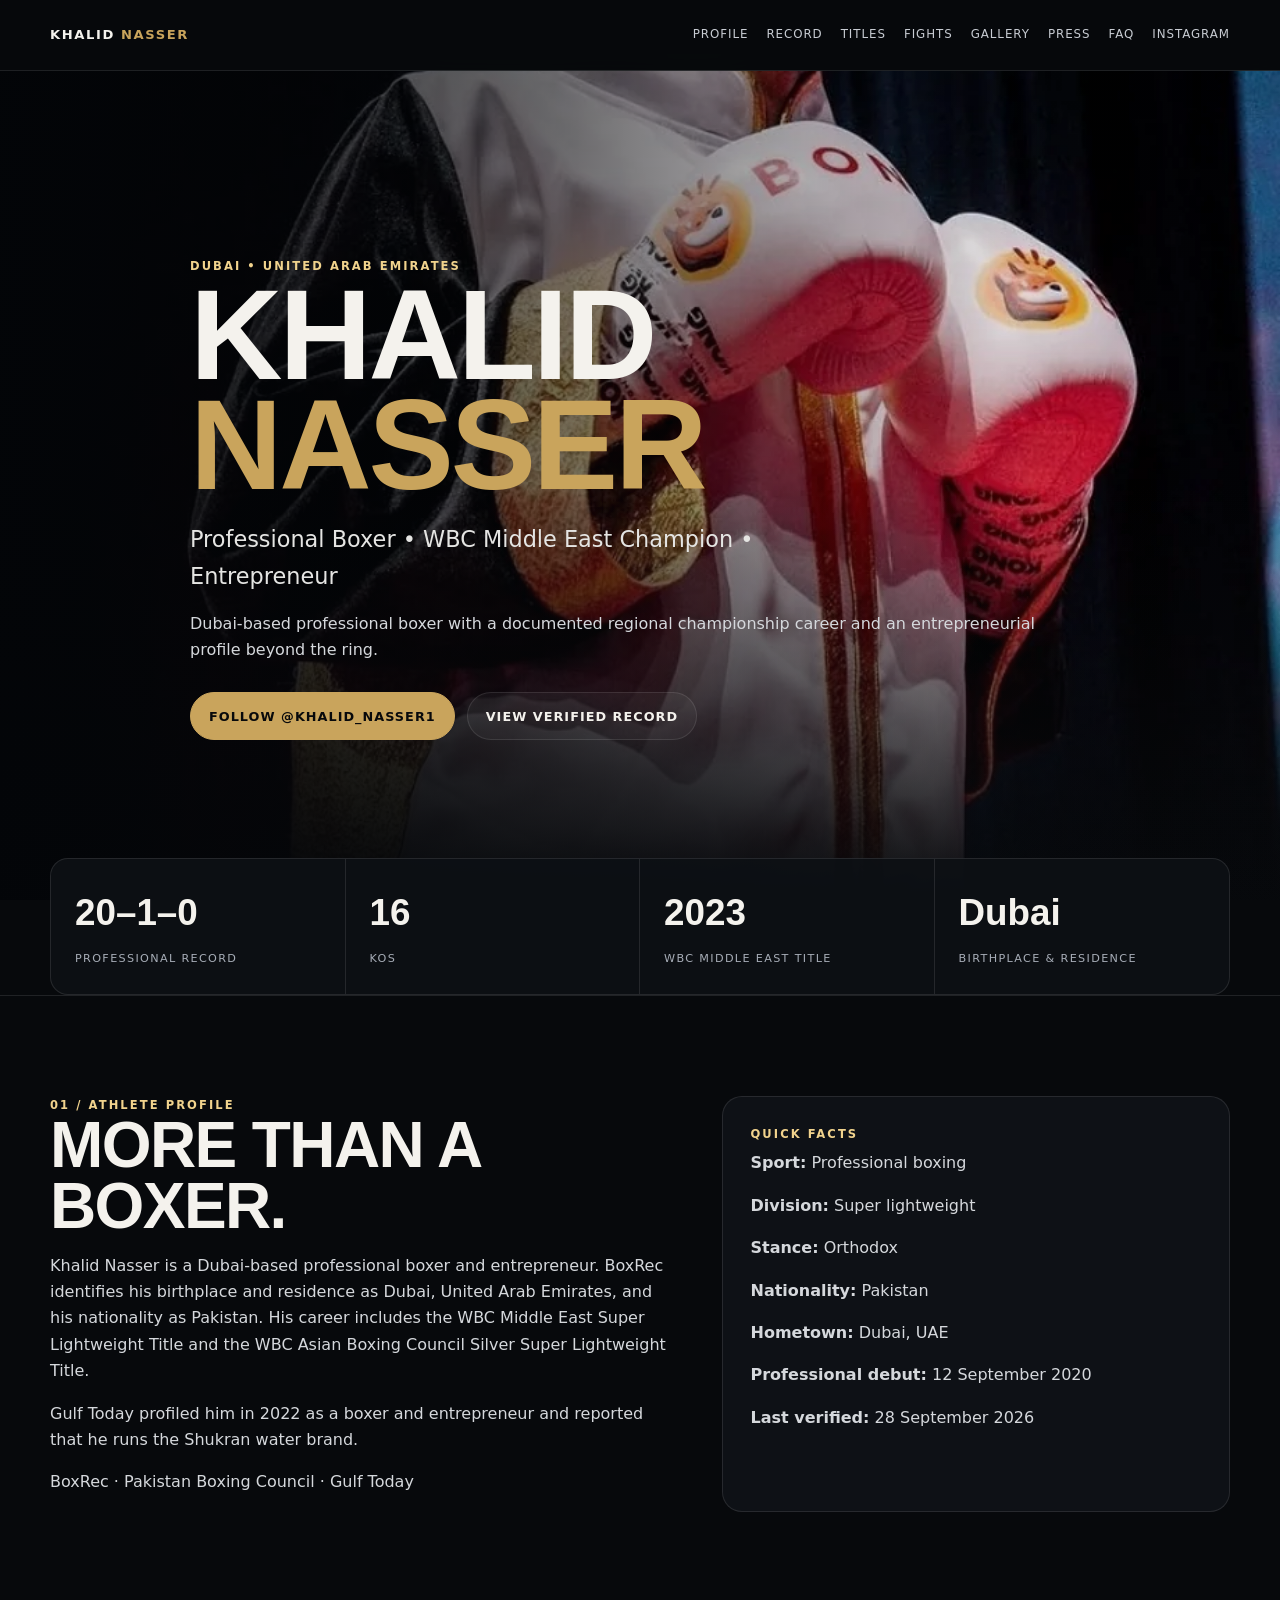
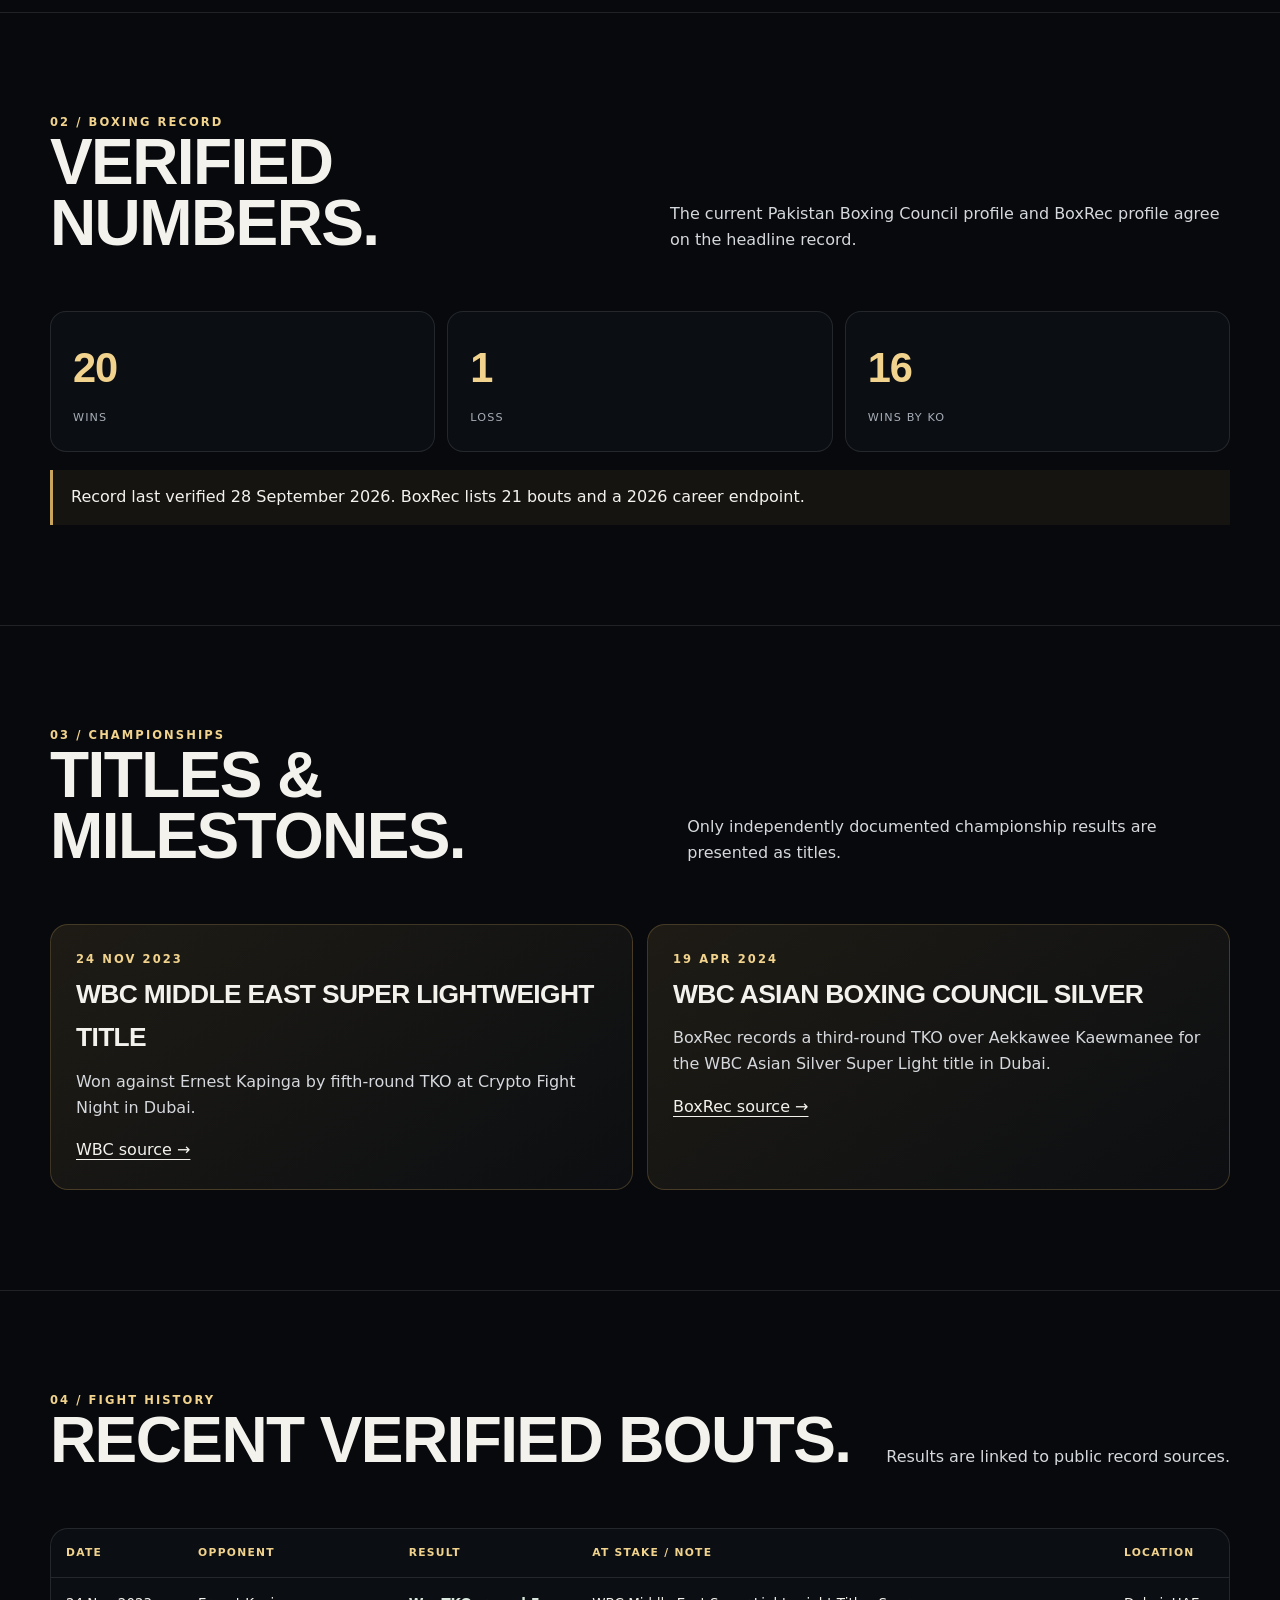
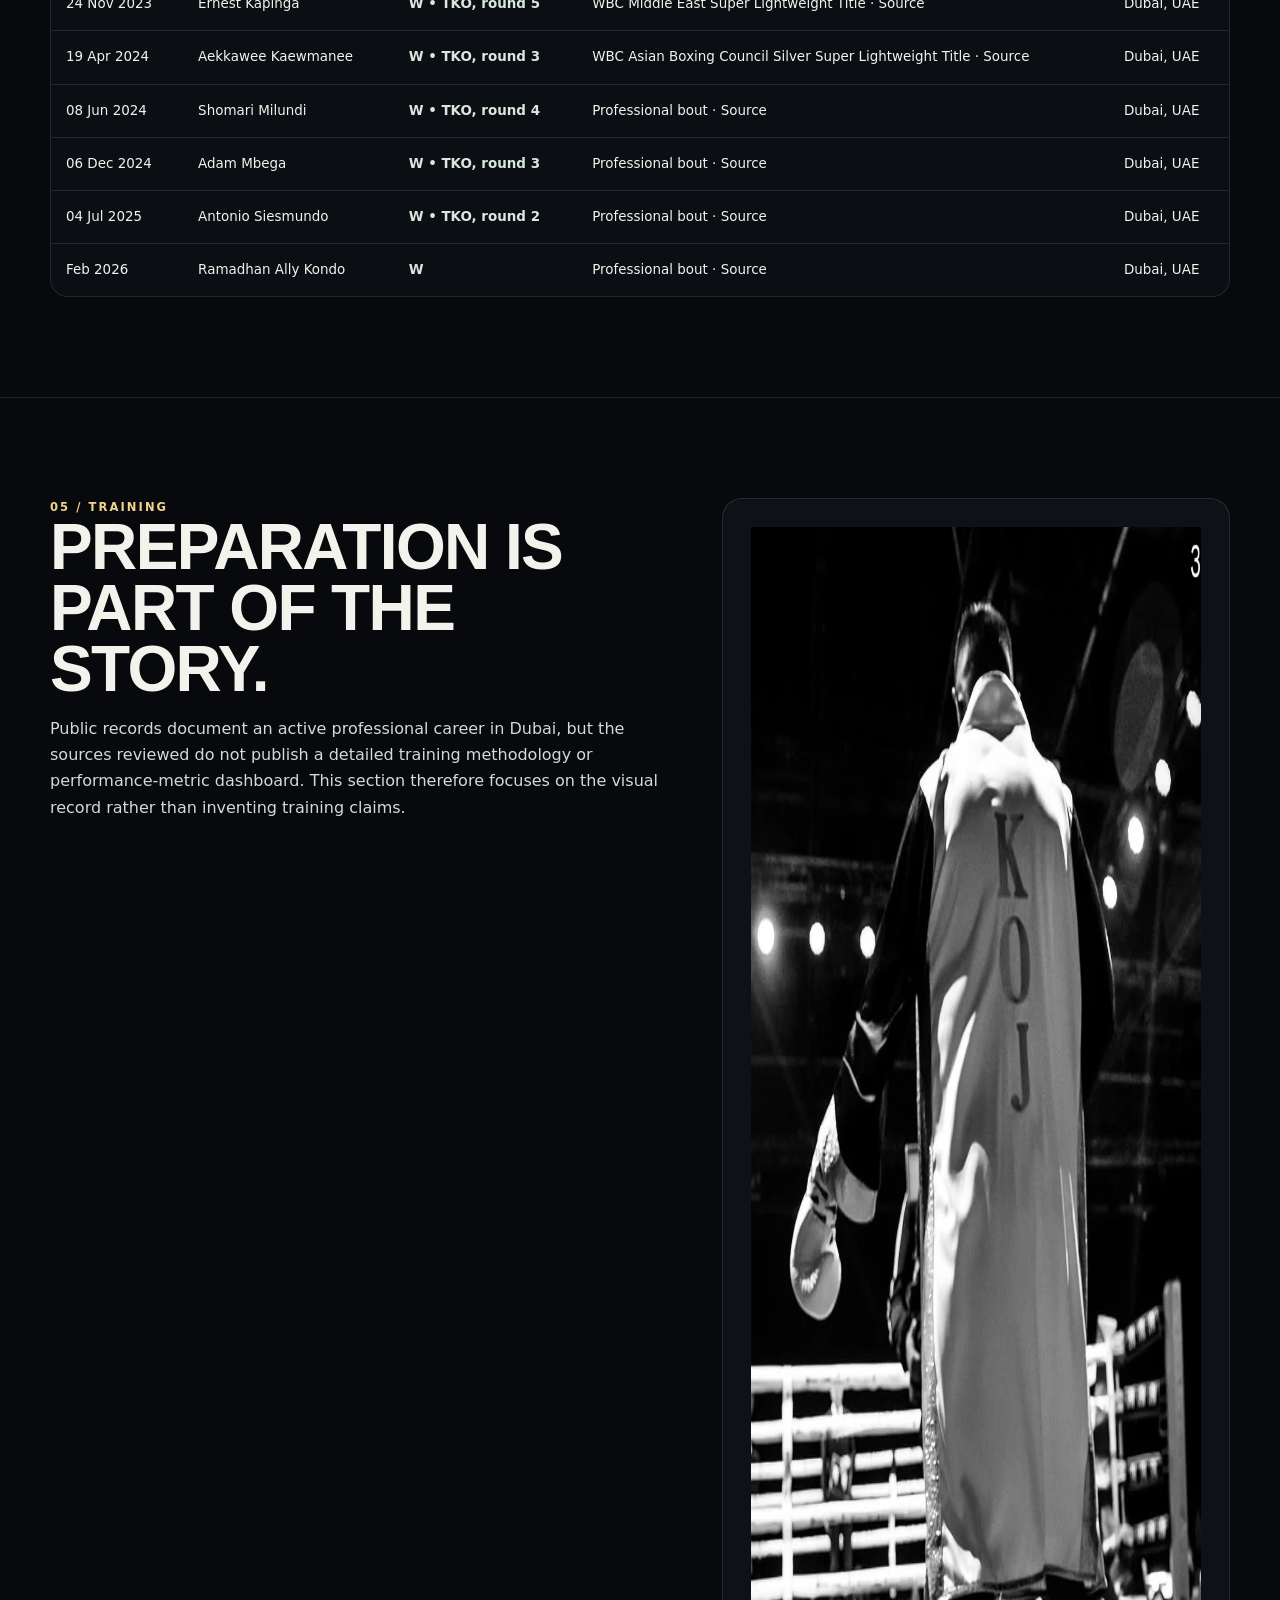
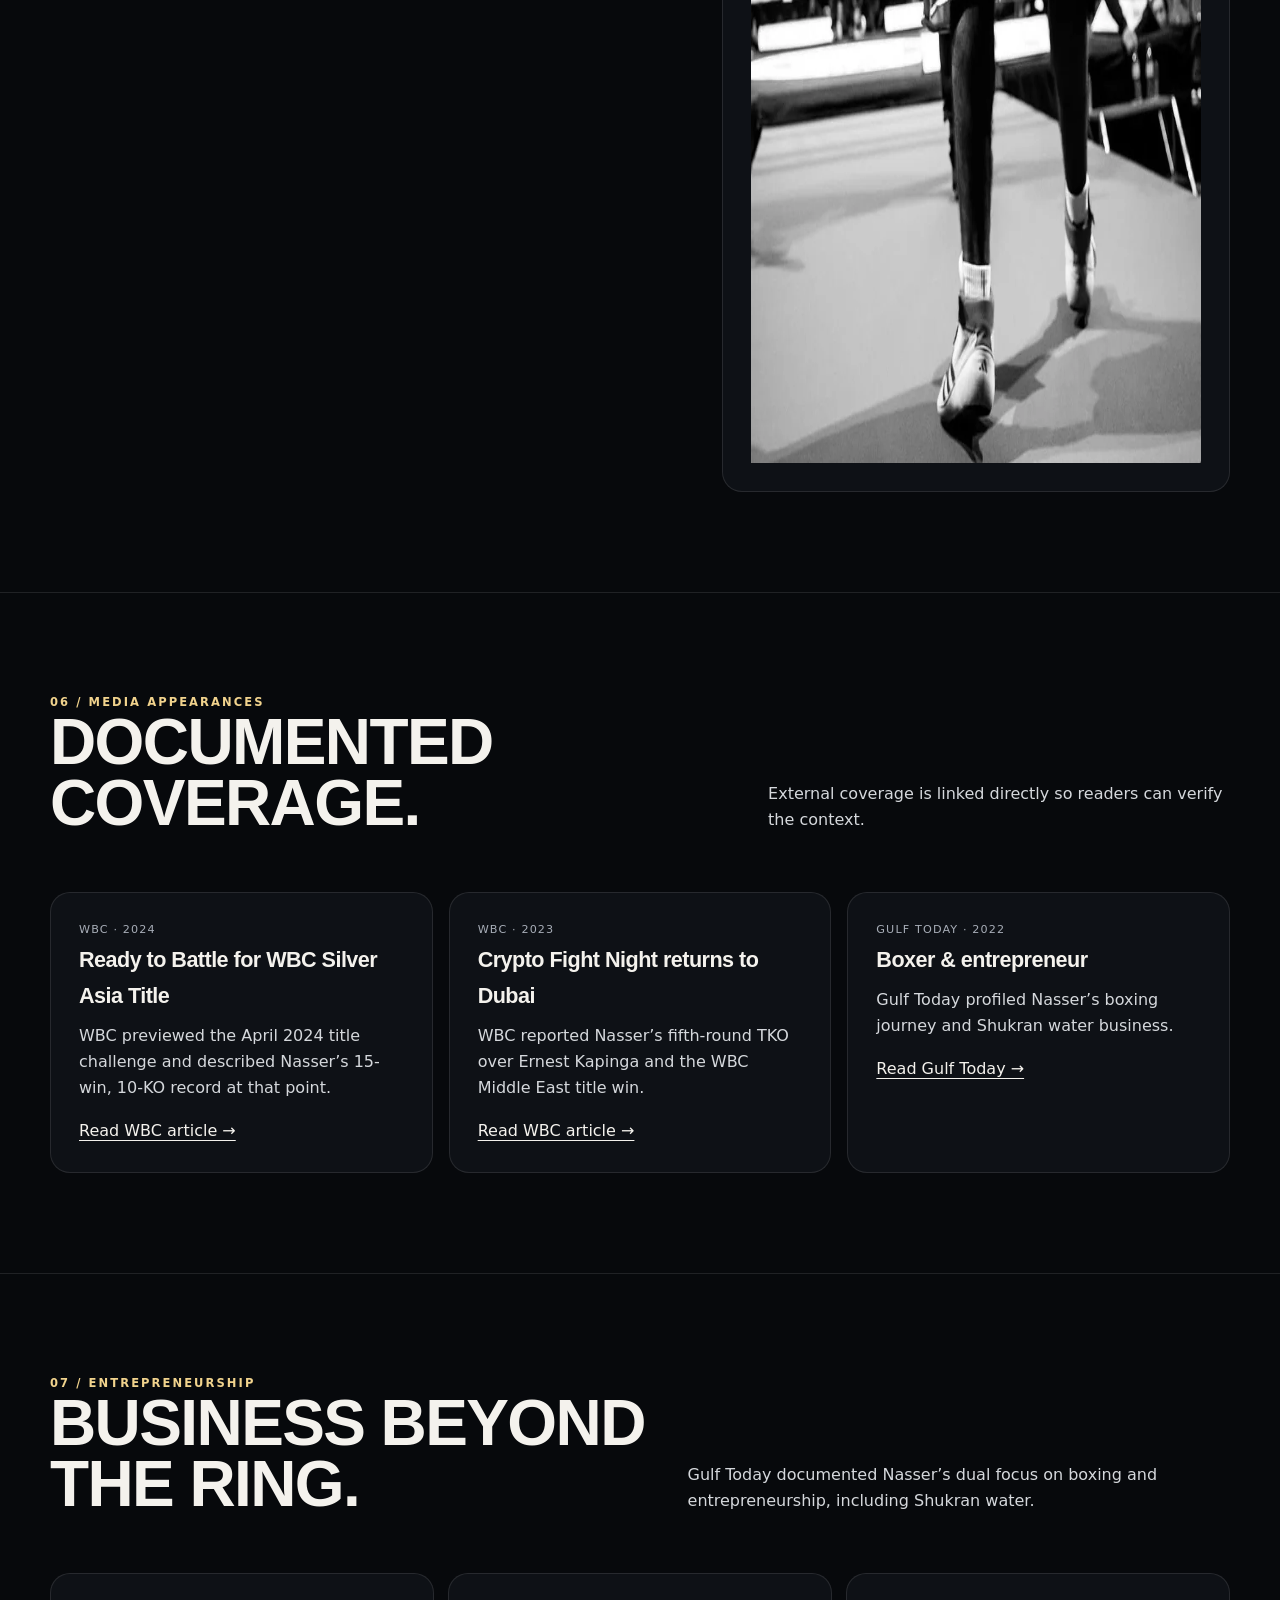
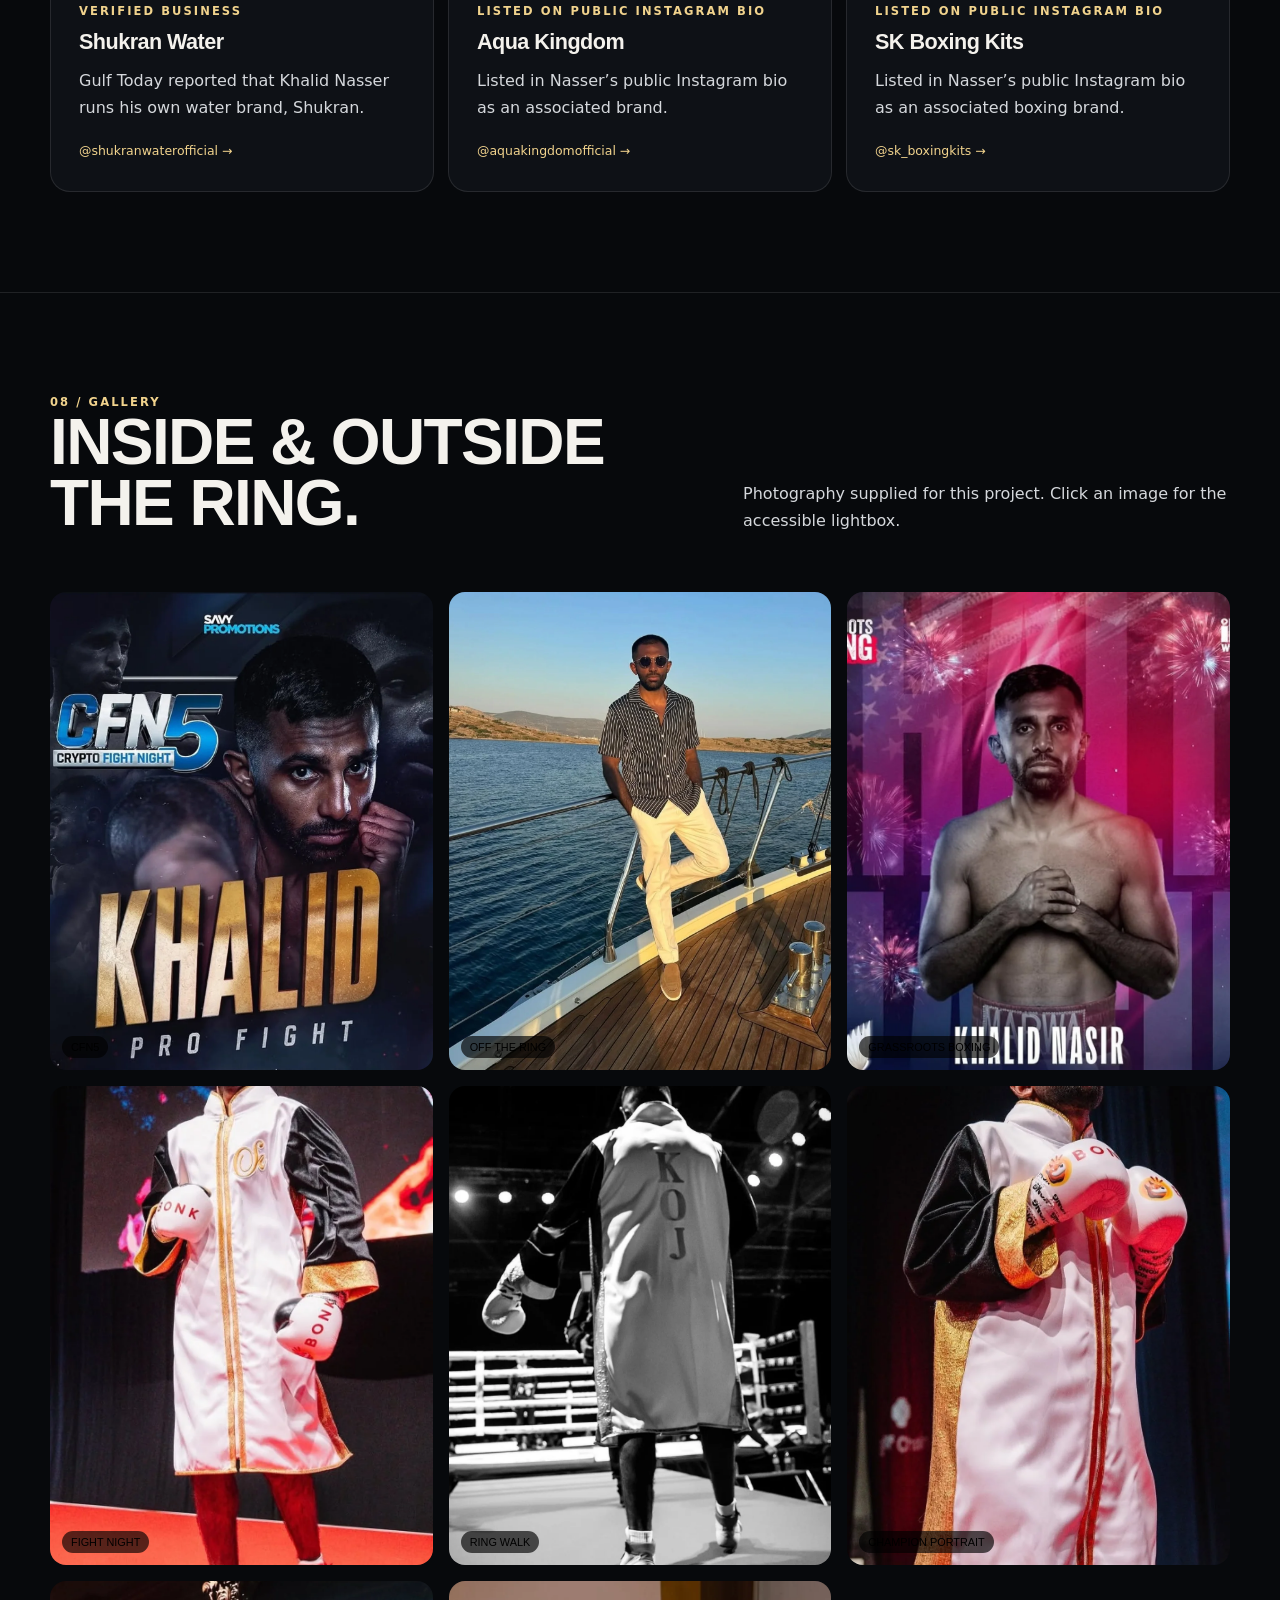
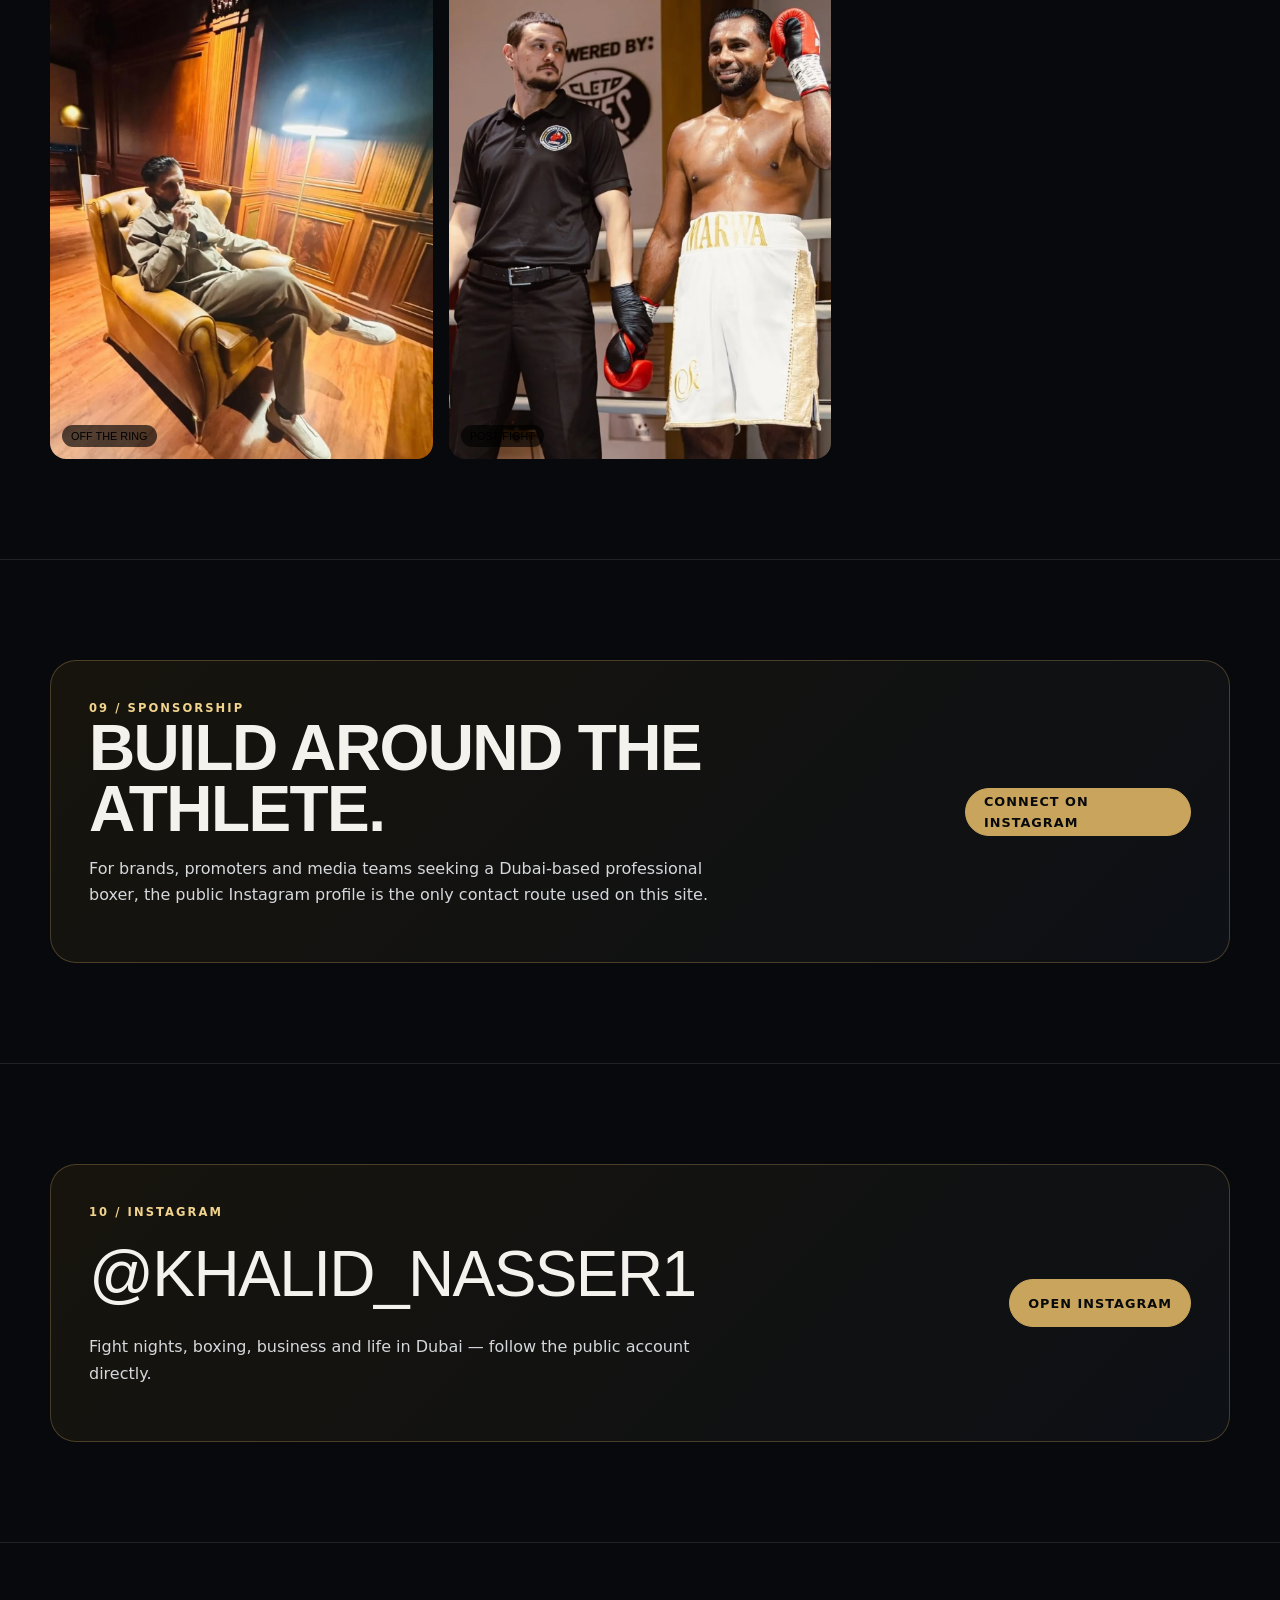
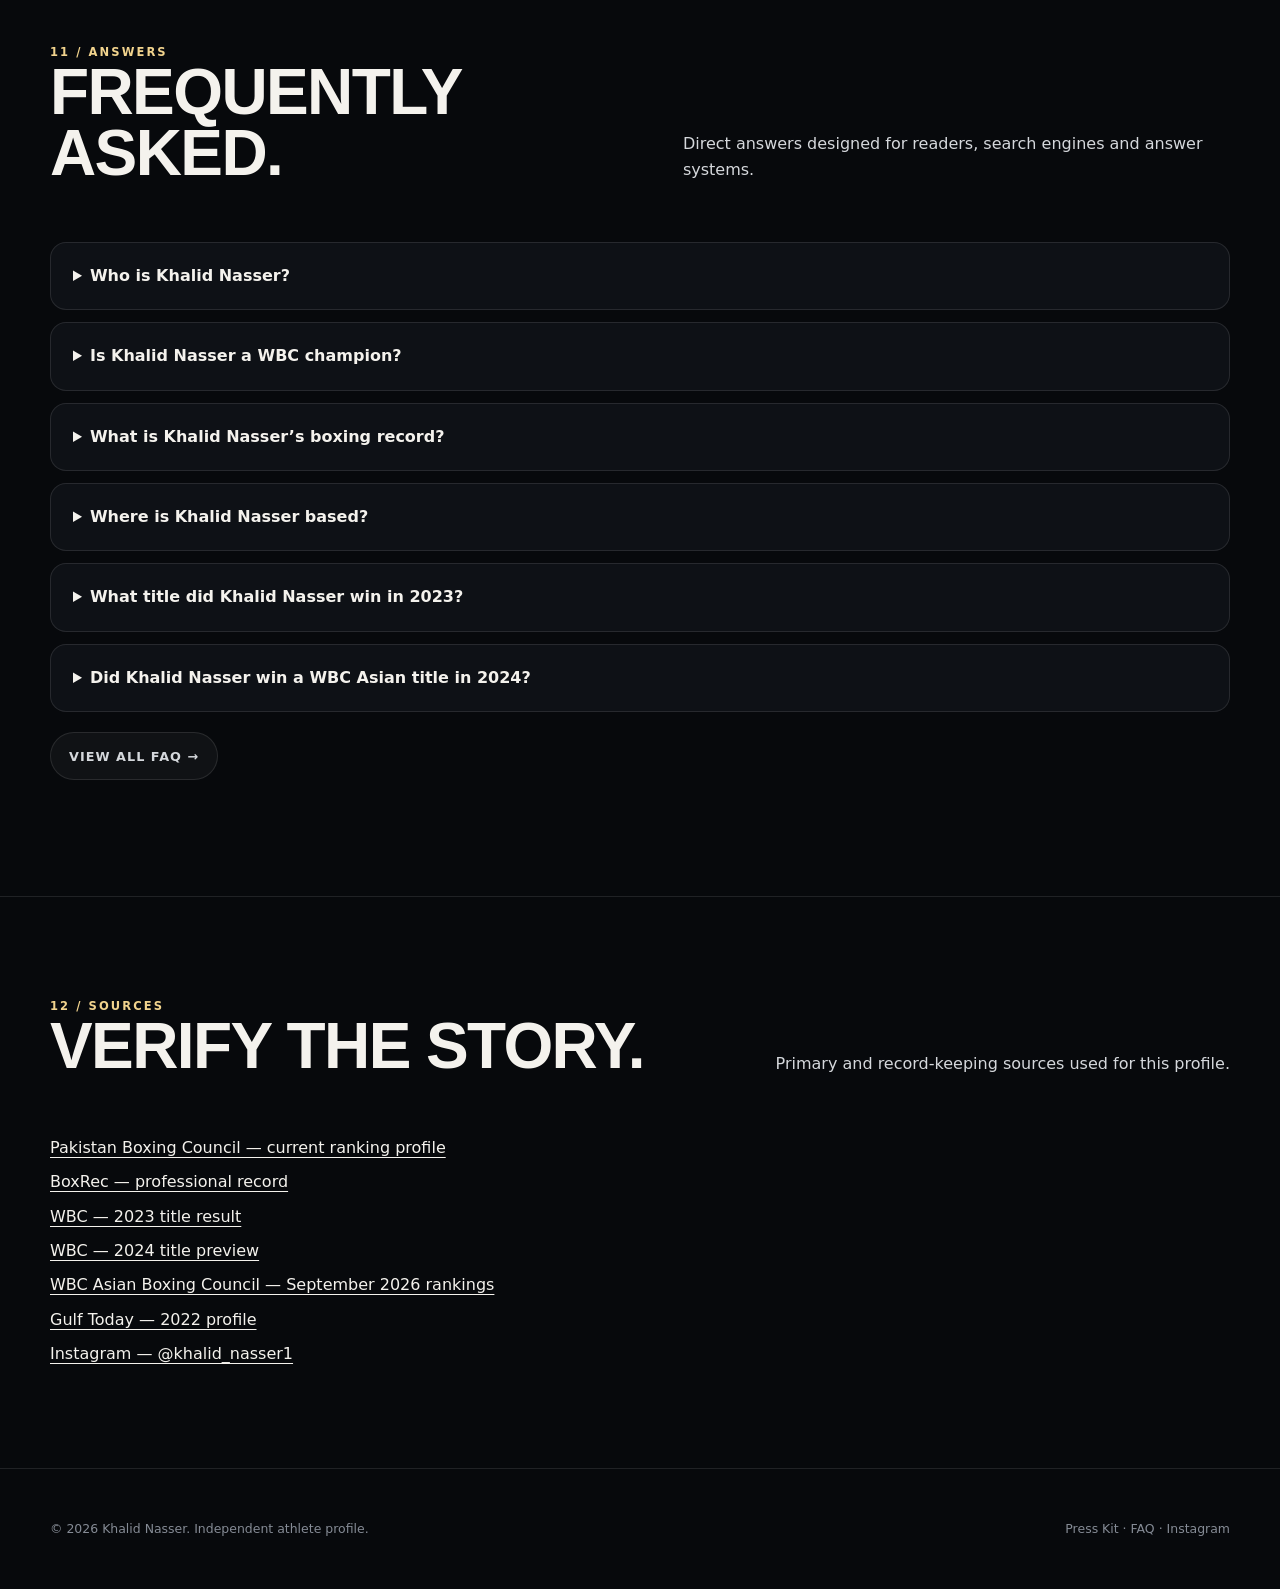
<file: index.html>
<!doctype html><html lang="en-AE"><head><meta charset="utf-8">
    <meta name="google-site-verification" content="RhRpM-kPpzv-uHKu5XET8z_0lpO1PIuzYQjgypyHrho"><meta name="viewport" content="width=device-width, initial-scale=1"><title>Khalid Nasser | Professional Boxer</title><meta name="description" content="Khalid Nasser — Dubai professional boxer, WBC Middle East Champion and entrepreneur."><meta name="robots" content="index,follow,max-image-preview:large"><meta name="referrer" content="strict-origin-when-cross-origin"><meta name="theme-color" content="#07090c"><link rel="canonical" href="https://shalimoosavi.github.io/KhaledNasser/"><link rel="alternate" hreflang="en" href="https://shalimoosavi.github.io/KhaledNasser/"><link rel="alternate" hreflang="en-AE" href="https://shalimoosavi.github.io/KhaledNasser/"><link rel="alternate" hreflang="x-default" href="https://shalimoosavi.github.io/KhaledNasser/"><link rel="icon" href="https://shalimoosavi.github.io/KhaledNasser/assets/icons/favicon.ico"><link rel="icon" type="image/png" sizes="192x192" href="https://shalimoosavi.github.io/KhaledNasser/assets/icons/favicon-192.png"><link rel="apple-touch-icon" href="https://shalimoosavi.github.io/KhaledNasser/assets/icons/apple-touch-icon.png"><link rel="manifest" href="https://shalimoosavi.github.io/KhaledNasser/site.webmanifest"><meta property="og:type" content="profile"><meta property="og:title" content="Khalid Nasser | Professional Boxer"><meta property="og:description" content="Khalid Nasser — Dubai professional boxer, WBC Middle East Champion and entrepreneur."><meta property="og:url" content="https://shalimoosavi.github.io/KhaledNasser/"><meta property="og:image" content="https://shalimoosavi.github.io/KhaledNasser/assets/images/og-khalid-nasser.jpg"><meta property="og:image:width" content="1200"><meta property="og:image:height" content="630"><meta property="og:locale" content="en_AE"><meta name="twitter:card" content="summary_large_image"><meta name="twitter:title" content="Khalid Nasser | Professional Boxer"><meta name="twitter:description" content="Khalid Nasser — Dubai professional boxer, WBC Middle East Champion and entrepreneur."><meta name="twitter:image" content="https://shalimoosavi.github.io/KhaledNasser/assets/images/og-khalid-nasser.jpg"><link rel="stylesheet" href="https://shalimoosavi.github.io/KhaledNasser/assets/css/styles.css"><script type="application/ld+json">{"@context": "https://schema.org", "@graph": [{"@type": ["Person", "Athlete"], "@id": "https://shalimoosavi.github.io/KhaledNasser/#person", "name": "Khalid Nasser", "alternateName": ["Khaled Nasser", "Khalid Nasir", "Khalid Nasser Mehmood Khalid"], "jobTitle": "Professional Boxer and Entrepreneur", "description": "Khalid Nasser is a Dubai-based professional boxer and entrepreneur.", "nationality": {"@type": "Country", "name": "Pakistan"}, "homeLocation": {"@type": "Place", "name": "Dubai, United Arab Emirates"}, "birthPlace": {"@type": "Place", "name": "Dubai, United Arab Emirates"}, "image": "https://shalimoosavi.github.io/KhaledNasser/assets/images/34532.webp", "sameAs": ["https://www.instagram.com/khalid_nasser1/", "https://wbcboxing.com/en/crypto-fight-night-returns-to-dubai-with-a-thrilling-third-edition/", "https://boxrec.com/en/box-pro/956737", "https://www.pakistanboxingcouncil.com/champions/profile.php?id=5", "https://ae.linkedin.com/in/khalid-nasser-75444a114"], "knowsAbout": ["Professional boxing", "Super lightweight boxing", "Sports entrepreneurship"], "award": ["WBC Middle East Super Lightweight Title", "WBC Asian Boxing Council Silver Super Lightweight Title"], "owns": [{"@id": "https://shalimoosavi.github.io/KhaledNasser/#shukran"}]}, {"@type": "Organization", "@id": "https://shalimoosavi.github.io/KhaledNasser/#shukran", "name": "Shukran Water", "sameAs": ["https://www.instagram.com/shukranwaterofficial/"]}, {"@type": "WebSite", "@id": "https://shalimoosavi.github.io/KhaledNasser/#website", "url": "https://shalimoosavi.github.io/KhaledNasser/", "name": "Khalid Nasser | Professional Boxer", "publisher": {"@id": "https://shalimoosavi.github.io/KhaledNasser/#person"}}, {"@type": "WebPage", "@id": "https://shalimoosavi.github.io/KhaledNasser/#webpage", "url": "https://shalimoosavi.github.io/KhaledNasser/", "name": "Khalid Nasser | Professional Boxer", "about": {"@id": "https://shalimoosavi.github.io/KhaledNasser/#person"}}, {"@type": "ProfilePage", "@id": "https://shalimoosavi.github.io/KhaledNasser/#profile", "url": "https://shalimoosavi.github.io/KhaledNasser/", "mainEntity": {"@id": "https://shalimoosavi.github.io/KhaledNasser/#person"}}, {"@type": "BreadcrumbList", "@id": "https://shalimoosavi.github.io/KhaledNasser/#breadcrumb", "itemListElement": [{"@type": "ListItem", "position": 1, "name": "Home", "item": "https://shalimoosavi.github.io/KhaledNasser/"}]}, {"@type": "ImageObject", "@id": "https://shalimoosavi.github.io/KhaledNasser/#hero-image", "contentUrl": "https://shalimoosavi.github.io/KhaledNasser/assets/images/34532.webp", "caption": "Khalid Nasser, professional boxer"}]}</script></head><body><a class="skip" href="#main">Skip to content</a><header class="site-header"><div class="container nav"><a class="brand" href="https://shalimoosavi.github.io/KhaledNasser/">KHALID <span>NASSER</span></a><nav class="navlinks" aria-label="Primary"><a href="https://shalimoosavi.github.io/KhaledNasser/#profile">Profile</a><a href="https://shalimoosavi.github.io/KhaledNasser/#record">Record</a><a href="https://shalimoosavi.github.io/KhaledNasser/#achievements">Titles</a><a href="https://shalimoosavi.github.io/KhaledNasser/#fights">Fights</a><a href="https://shalimoosavi.github.io/KhaledNasser/#gallery">Gallery</a><a href="https://shalimoosavi.github.io/KhaledNasser/press/">Press</a><a href="https://shalimoosavi.github.io/KhaledNasser/faq/">FAQ</a><a href="https://www.instagram.com/khalid_nasser1/" target="_blank" rel="me noopener">Instagram</a></nav><button class="menu" data-menu aria-label="Open navigation">☰</button></div></header><main id="main">
<section class="hero"><div class="hero-media"><img src="assets/images/34532.webp" width="921" height="1536" alt="Khalid Nasser in a white and gold boxing robe with gloves raised" fetchpriority="high"></div><div class="container hero-content"><div class="eyebrow">Dubai • United Arab Emirates</div><h1>Khalid<br><span style="color:var(--gold)">Nasser</span></h1><p class="hero-kicker">Professional Boxer • WBC Middle East Champion • Entrepreneur</p><p>Dubai-based professional boxer with a documented regional championship career and an entrepreneurial profile beyond the ring.</p><div class="hero-actions"><a class="btn btn-primary" href="https://www.instagram.com/khalid_nasser1/" target="_blank" rel="me noopener">Follow @khalid_nasser1</a><a class="btn btn-ghost" href="#record">View verified record</a></div></div></section>
<section class="quickfacts" aria-label="Quick facts"><div class="container facts-grid"><div class="fact"><b>20–1–0</b><span>Professional record</span></div><div class="fact"><b>16</b><span>KOs</span></div><div class="fact"><b>2023</b><span>WBC Middle East title</span></div><div class="fact"><b>Dubai</b><span>Birthplace & residence</span></div></div></section>
<section class="section" id="profile"><div class="container two-col"><div><div class="label">01 / Athlete profile</div><h2>More than a boxer.</h2><p>Khalid Nasser is a Dubai-based professional boxer and entrepreneur. BoxRec identifies his birthplace and residence as Dubai, United Arab Emirates, and his nationality as Pakistan. His career includes the WBC Middle East Super Lightweight Title and the WBC Asian Boxing Council Silver Super Lightweight Title.</p><p>Gulf Today profiled him in 2022 as a boxer and entrepreneur and reported that he runs the Shukran water brand.</p><p><a href="https://boxrec.com/en/box-pro/956737" target="_blank" rel="noopener">BoxRec</a> · <a href="https://www.pakistanboxingcouncil.com/champions/profile.php?id=5" target="_blank" rel="noopener">Pakistan Boxing Council</a> · <a href="https://www.gulftoday.ae/Business/2022/08/25/How-boxer-entrepreneur-Khalid-Nasser-turned-around-his-life-like-a-champion" target="_blank" rel="noopener">Gulf Today</a></p></div><div class="profile-card"><div class="label">Quick facts</div><p><strong>Sport:</strong> Professional boxing</p><p><strong>Division:</strong> Super lightweight</p><p><strong>Stance:</strong> Orthodox</p><p><strong>Nationality:</strong> Pakistan</p><p><strong>Hometown:</strong> Dubai, UAE</p><p><strong>Professional debut:</strong> 12 September 2020</p><p><strong>Last verified:</strong> 28 September 2026</p></div></div></section>
<section class="section" id="record"><div class="container"><div class="section-head"><div><div class="label">02 / Boxing record</div><h2>Verified numbers.</h2></div><p>The current Pakistan Boxing Council profile and BoxRec profile agree on the headline record.</p></div><div class="stats"><div class="stat"><strong>20</strong><span>Wins</span></div><div class="stat"><strong>1</strong><span>Loss</span></div><div class="stat"><strong>16</strong><span>Wins by KO</span></div></div><div class="notice" style="margin-top:18px">Record last verified 28 September 2026. BoxRec lists 21 bouts and a 2026 career endpoint.</div></div></section>
<section class="section" id="achievements"><div class="container"><div class="section-head"><div><div class="label">03 / Championships</div><h2>Titles & milestones.</h2></div><p>Only independently documented championship results are presented as titles.</p></div><div class="badges"><div class="badge"><div class="label">24 Nov 2023</div><h3>WBC Middle East Super Lightweight Title</h3><p>Won against Ernest Kapinga by fifth-round TKO at Crypto Fight Night in Dubai.</p><a href="https://wbcboxing.com/en/crypto-fight-night-returns-to-dubai-with-a-thrilling-third-edition/" target="_blank" rel="noopener">WBC source →</a></div><div class="badge"><div class="label">19 Apr 2024</div><h3>WBC Asian Boxing Council Silver</h3><p>BoxRec records a third-round TKO over Aekkawee Kaewmanee for the WBC Asian Silver Super Light title in Dubai.</p><a href="https://boxrec.com/en/box-pro/956737" target="_blank" rel="noopener">BoxRec source →</a></div></div></div></section>
<section class="section" id="fights"><div class="container"><div class="section-head"><div><div class="label">04 / Fight history</div><h2>Recent verified bouts.</h2></div><p>Results are linked to public record sources.</p></div><div class="table-wrap"><table><thead><tr><th>Date</th><th>Opponent</th><th>Result</th><th>At stake / note</th><th>Location</th></tr></thead><tbody><tr><td>24 Nov 2023</td><td>Ernest Kapinga</td><td class='result'>W • TKO, round 5</td><td>WBC Middle East Super Lightweight Title · <a href='https://wbcboxing.com/en/crypto-fight-night-returns-to-dubai-with-a-thrilling-third-edition/' target='_blank' rel='noopener'>Source</a></td><td>Dubai, UAE</td></tr><tr><td>19 Apr 2024</td><td>Aekkawee Kaewmanee</td><td class='result'>W • TKO, round 3</td><td>WBC Asian Boxing Council Silver Super Lightweight Title · <a href='https://www.tapology.com/fightcenter/events/107413-crypto-fight-night' target='_blank' rel='noopener'>Source</a></td><td>Dubai, UAE</td></tr><tr><td>08 Jun 2024</td><td>Shomari Milundi</td><td class='result'>W • TKO, round 4</td><td>Professional bout · <a href='https://www.tapology.com/fightcenter/promotions/4875-emd-fight-night-emd' target='_blank' rel='noopener'>Source</a></td><td>Dubai, UAE</td></tr><tr><td>06 Dec 2024</td><td>Adam Mbega</td><td class='result'>W • TKO, round 3</td><td>Professional bout · <a href='https://www.tapology.com/fightcenter/events/121015-crypto-fight-night-5' target='_blank' rel='noopener'>Source</a></td><td>Dubai, UAE</td></tr><tr><td>04 Jul 2025</td><td>Antonio Siesmundo</td><td class='result'>W • TKO, round 2</td><td>Professional bout · <a href='https://www.tapology.com/fightcenter/bouts/1016828-4th-of-july-fight-night-khalid-nasir-vs-antonio-shotgun-siesmundo' target='_blank' rel='noopener'>Source</a></td><td>Dubai, UAE</td></tr><tr><td>Feb 2026</td><td>Ramadhan Ally Kondo</td><td class='result'>W</td><td>Professional bout · <a href='https://boxrec.com/en/box-pro/956737' target='_blank' rel='noopener'>Source</a></td><td>Dubai, UAE</td></tr></tbody></table></div></div></section>
<section class="section"><div class="container two-col"><div><div class="label">05 / Training</div><h2>Preparation is part of the story.</h2><p>Public records document an active professional career in Dubai, but the sources reviewed do not publish a detailed training methodology or performance-metric dashboard. This section therefore focuses on the visual record rather than inventing training claims.</p></div><div class="profile-card"><img src="assets/images/34534.webp" width="1062" height="1536" loading="lazy" alt="Black-and-white rear view of Khalid Nasser walking toward the boxing ring"></div></div></section>
<section class="section"><div class="container"><div class="section-head"><div><div class="label">06 / Media appearances</div><h2>Documented coverage.</h2></div><p>External coverage is linked directly so readers can verify the context.</p></div><div class="media-grid"><article class="media-card"><div class="meta">WBC · 2024</div><h3>Ready to Battle for WBC Silver Asia Title</h3><p>WBC previewed the April 2024 title challenge and described Nasser’s 15-win, 10-KO record at that point.</p><a href="https://wbcboxing.com/en/khalid-nasser-ready-to-battle-for-wbc-silver-asia-title-at-crypto-fight-night-in-dubai/" target="_blank" rel="noopener">Read WBC article →</a></article><article class="media-card"><div class="meta">WBC · 2023</div><h3>Crypto Fight Night returns to Dubai</h3><p>WBC reported Nasser’s fifth-round TKO over Ernest Kapinga and the WBC Middle East title win.</p><a href="https://wbcboxing.com/en/crypto-fight-night-returns-to-dubai-with-a-thrilling-third-edition/" target="_blank" rel="noopener">Read WBC article →</a></article><article class="media-card"><div class="meta">Gulf Today · 2022</div><h3>Boxer & entrepreneur</h3><p>Gulf Today profiled Nasser’s boxing journey and Shukran water business.</p><a href="https://www.gulftoday.ae/Business/2022/08/25/How-boxer-entrepreneur-Khalid-Nasser-turned-around-his-life-like-a-champion" target="_blank" rel="noopener">Read Gulf Today →</a></article></div></div></section>
<section class="section"><div class="container"><div class="section-head"><div><div class="label">07 / Entrepreneurship</div><h2>Business beyond the ring.</h2></div><p>Gulf Today documented Nasser’s dual focus on boxing and entrepreneurship, including Shukran water.</p></div><div class="businesses"><div class="business"><div class="label">Verified business</div><h3>Shukran Water</h3><p>Gulf Today reported that Khalid Nasser runs his own water brand, Shukran.</p><a class="handle" href="https://www.instagram.com/shukranwaterofficial/" target="_blank" rel="noopener">@shukranwaterofficial →</a></div><div class="business"><div class="label">Listed on public Instagram bio</div><h3>Aqua Kingdom</h3><p>Listed in Nasser’s public Instagram bio as an associated brand.</p><a class="handle" href="https://www.instagram.com/aquakingdomofficial/" target="_blank" rel="noopener">@aquakingdomofficial →</a></div><div class="business"><div class="label">Listed on public Instagram bio</div><h3>SK Boxing Kits</h3><p>Listed in Nasser’s public Instagram bio as an associated boxing brand.</p><a class="handle" href="https://www.instagram.com/sk_boxingkits/" target="_blank" rel="noopener">@sk_boxingkits →</a></div></div></div></section>
<section class="section" id="gallery"><div class="container"><div class="section-head"><div><div class="label">08 / Gallery</div><h2>Inside & outside the ring.</h2></div><p>Photography supplied for this project. Click an image for the accessible lightbox.</p></div><div class="gallery"><button class="gallery-item" type="button" data-gallery data-src="assets/images/34538.webp" data-alt="Crypto Fight Night CFN5 promotional artwork featuring Khalid Nasser"><img src="assets/images/34538.webp" width="900" height="1200" loading="lazy" decoding="async" alt="Crypto Fight Night CFN5 promotional artwork featuring Khalid Nasser"><span>CFN5</span></button><button class="gallery-item" type="button" data-gallery data-src="assets/images/34540.webp" data-alt="Khalid Nasser standing on a yacht in the UAE"><img src="assets/images/34540.webp" width="900" height="1200" loading="lazy" decoding="async" alt="Khalid Nasser standing on a yacht in the UAE"><span>Off the ring</span></button><button class="gallery-item" type="button" data-gallery data-src="assets/images/34530.webp" data-alt="Khalid Nasser featured in a Grassroots Boxing promotional graphic"><img src="assets/images/34530.webp" width="900" height="1200" loading="lazy" decoding="async" alt="Khalid Nasser featured in a Grassroots Boxing promotional graphic"><span>Grassroots Boxing</span></button><button class="gallery-item" type="button" data-gallery data-src="assets/images/34536.webp" data-alt="Khalid Nasser entering a boxing event in a white and gold robe"><img src="assets/images/34536.webp" width="900" height="1200" loading="lazy" decoding="async" alt="Khalid Nasser entering a boxing event in a white and gold robe"><span>Fight night</span></button><button class="gallery-item" type="button" data-gallery data-src="assets/images/34534.webp" data-alt="Black-and-white rear view of Khalid Nasser walking toward the boxing ring"><img src="assets/images/34534.webp" width="900" height="1200" loading="lazy" decoding="async" alt="Black-and-white rear view of Khalid Nasser walking toward the boxing ring"><span>Ring walk</span></button><button class="gallery-item" type="button" data-gallery data-src="assets/images/34532.webp" data-alt="Khalid Nasser in a white and gold boxing robe with gloves raised"><img src="assets/images/34532.webp" width="900" height="1200" loading="lazy" decoding="async" alt="Khalid Nasser in a white and gold boxing robe with gloves raised"><span>Champion portrait</span></button><button class="gallery-item" type="button" data-gallery data-src="assets/images/6154a146-26eb-440a-a75b-5c4a973802bb-1_all_12122.webp" data-alt="Khalid Nasser seated in a premium interior"><img src="assets/images/6154a146-26eb-440a-a75b-5c4a973802bb-1_all_12122.webp" width="900" height="1200" loading="lazy" decoding="async" alt="Khalid Nasser seated in a premium interior"><span>Off the ring</span></button><button class="gallery-item" type="button" data-gallery data-src="assets/images/34525.webp" data-alt="Khalid Nasser with a boxing official after a bout"><img src="assets/images/34525.webp" width="900" height="1200" loading="lazy" decoding="async" alt="Khalid Nasser with a boxing official after a bout"><span>Post-fight</span></button></div></div></section>
<section class="section"><div class="container"><div class="sponsor"><div><div class="label">09 / Sponsorship</div><h2>Build around the athlete.</h2><p>For brands, promoters and media teams seeking a Dubai-based professional boxer, the public Instagram profile is the only contact route used on this site.</p></div><a class="btn btn-primary" href="https://www.instagram.com/khalid_nasser1/" target="_blank" rel="me noopener">Connect on Instagram</a></div></div></section>
<section class="section"><div class="container"><div class="instagram"><div><div class="label">10 / Instagram</div><div class="ig-handle">@khalid_nasser1</div><p>Fight nights, boxing, business and life in Dubai — follow the public account directly.</p></div><a class="btn btn-primary" href="https://www.instagram.com/khalid_nasser1/" target="_blank" rel="me noopener">Open Instagram</a></div></div></section>
<section class="section"><div class="container"><div class="section-head"><div><div class="label">11 / Answers</div><h2>Frequently asked.</h2></div><p>Direct answers designed for readers, search engines and answer systems.</p></div><div class="faq-list"><details class='faq-item'><summary>Who is Khalid Nasser?</summary><div class='faq-answer'><p>Khalid Nasser is a Dubai-based professional boxer and entrepreneur. BoxRec lists his birthplace and residence as Dubai, United Arab Emirates, and his nationality as Pakistan. His public record includes regional championship wins and a current professional record listed by the Pakistan Boxing Council as 20 wins, 1 loss and 16 KOs.</p></div></details><details class='faq-item'><summary>Is Khalid Nasser a WBC champion?</summary><div class='faq-answer'><p>Yes. The World Boxing Council reported that Khalid Nasser won the WBC Middle East Super Lightweight Title on 24 November 2023, stopping Ernest Kapinga by TKO in round five in Dubai. BoxRec also records the bout and identifies the WBC Asian Silver Super Light title from his April 2024 bout.</p></div></details><details class='faq-item'><summary>What is Khalid Nasser’s boxing record?</summary><div class='faq-answer'><p>The Pakistan Boxing Council currently lists Khalid Nasir at 20 wins, 1 loss, 0 draws and 16 wins by knockout across 21 bouts. BoxRec shows the same 20–1–0 record and 16 KOs, with a professional career spanning 2020–2026. Record information should always be checked against the current record keeper.</p></div></details><details class='faq-item'><summary>Where is Khalid Nasser based?</summary><div class='faq-answer'><p>Khalid Nasser is based in Dubai, United Arab Emirates. BoxRec lists Dubai as both his residence and birthplace, while the Pakistan Boxing Council profile lists Dubai as his hometown. His professional bouts and championship appearances have frequently taken place in Dubai.</p></div></details><details class='faq-item'><summary>What title did Khalid Nasser win in 2023?</summary><div class='faq-answer'><p>On 24 November 2023, Khalid Nasser defeated Ernest Kapinga by fifth-round TKO at Crypto Fight Night in Dubai. The World Boxing Council reported that the victory secured the WBC Middle East Super Lightweight Title. The bout took place at Yume Theatre at the Ramee Dream Hotel.</p></div></details><details class='faq-item'><summary>Did Khalid Nasser win a WBC Asian title in 2024?</summary><div class='faq-answer'><p>Yes. BoxRec records Khalid Nasser’s 19 April 2024 victory over Aekkawee Kaewmanee at La Perle in Dubai and lists the WBC Asian Silver Super Light title at the bout. A contemporary WBC preview reported that Nasser was preparing for the WBC Silver Asia Super Lightweight title.</p></div></details></div><p style="margin-top:20px"><a class="btn btn-ghost" href="https://shalimoosavi.github.io/KhaledNasser/faq/">View all FAQ →</a></p></div></section>
<section class="section"><div class="container"><div class="section-head"><div><div class="label">12 / Sources</div><h2>Verify the story.</h2></div><p>Primary and record-keeping sources used for this profile.</p></div><div class="source-list"><a href="https://www.pakistanboxingcouncil.com/champions/profile.php?id=5" target="_blank" rel="noopener">Pakistan Boxing Council — current ranking profile</a><a href="https://boxrec.com/en/box-pro/956737" target="_blank" rel="noopener">BoxRec — professional record</a><a href="https://wbcboxing.com/en/crypto-fight-night-returns-to-dubai-with-a-thrilling-third-edition/" target="_blank" rel="noopener">WBC — 2023 title result</a><a href="https://wbcboxing.com/en/khalid-nasser-ready-to-battle-for-wbc-silver-asia-title-at-crypto-fight-night-in-dubai/" target="_blank" rel="noopener">WBC — 2024 title preview</a><a href="https://www.asianboxingcouncil.com/male_ranking/" target="_blank" rel="noopener">WBC Asian Boxing Council — September 2026 rankings</a><a href="https://www.gulftoday.ae/Business/2022/08/25/How-boxer-entrepreneur-Khalid-Nasser-turned-around-his-life-like-a-champion" target="_blank" rel="noopener">Gulf Today — 2022 profile</a><a href="https://www.instagram.com/khalid_nasser1/" target="_blank" rel="me noopener">Instagram — @khalid_nasser1</a></div></div></section>
</main><div class="lightbox" data-lightbox role="dialog" aria-modal="true" aria-label="Image viewer"><button type="button" data-close aria-label="Close image viewer">×</button><img alt="Selected Khalid Nasser gallery image"></div><footer class="footer"><div class="container footer-row"><div>© 2026 Khalid Nasser. Independent athlete profile.</div><div><a href="https://shalimoosavi.github.io/KhaledNasser/press/">Press Kit</a> · <a href="https://shalimoosavi.github.io/KhaledNasser/faq/">FAQ</a> · <a href="https://www.instagram.com/khalid_nasser1/" target="_blank" rel="me noopener">Instagram</a></div></div></footer><script src="assets/js/main.js" defer></script></body></html>
</file>
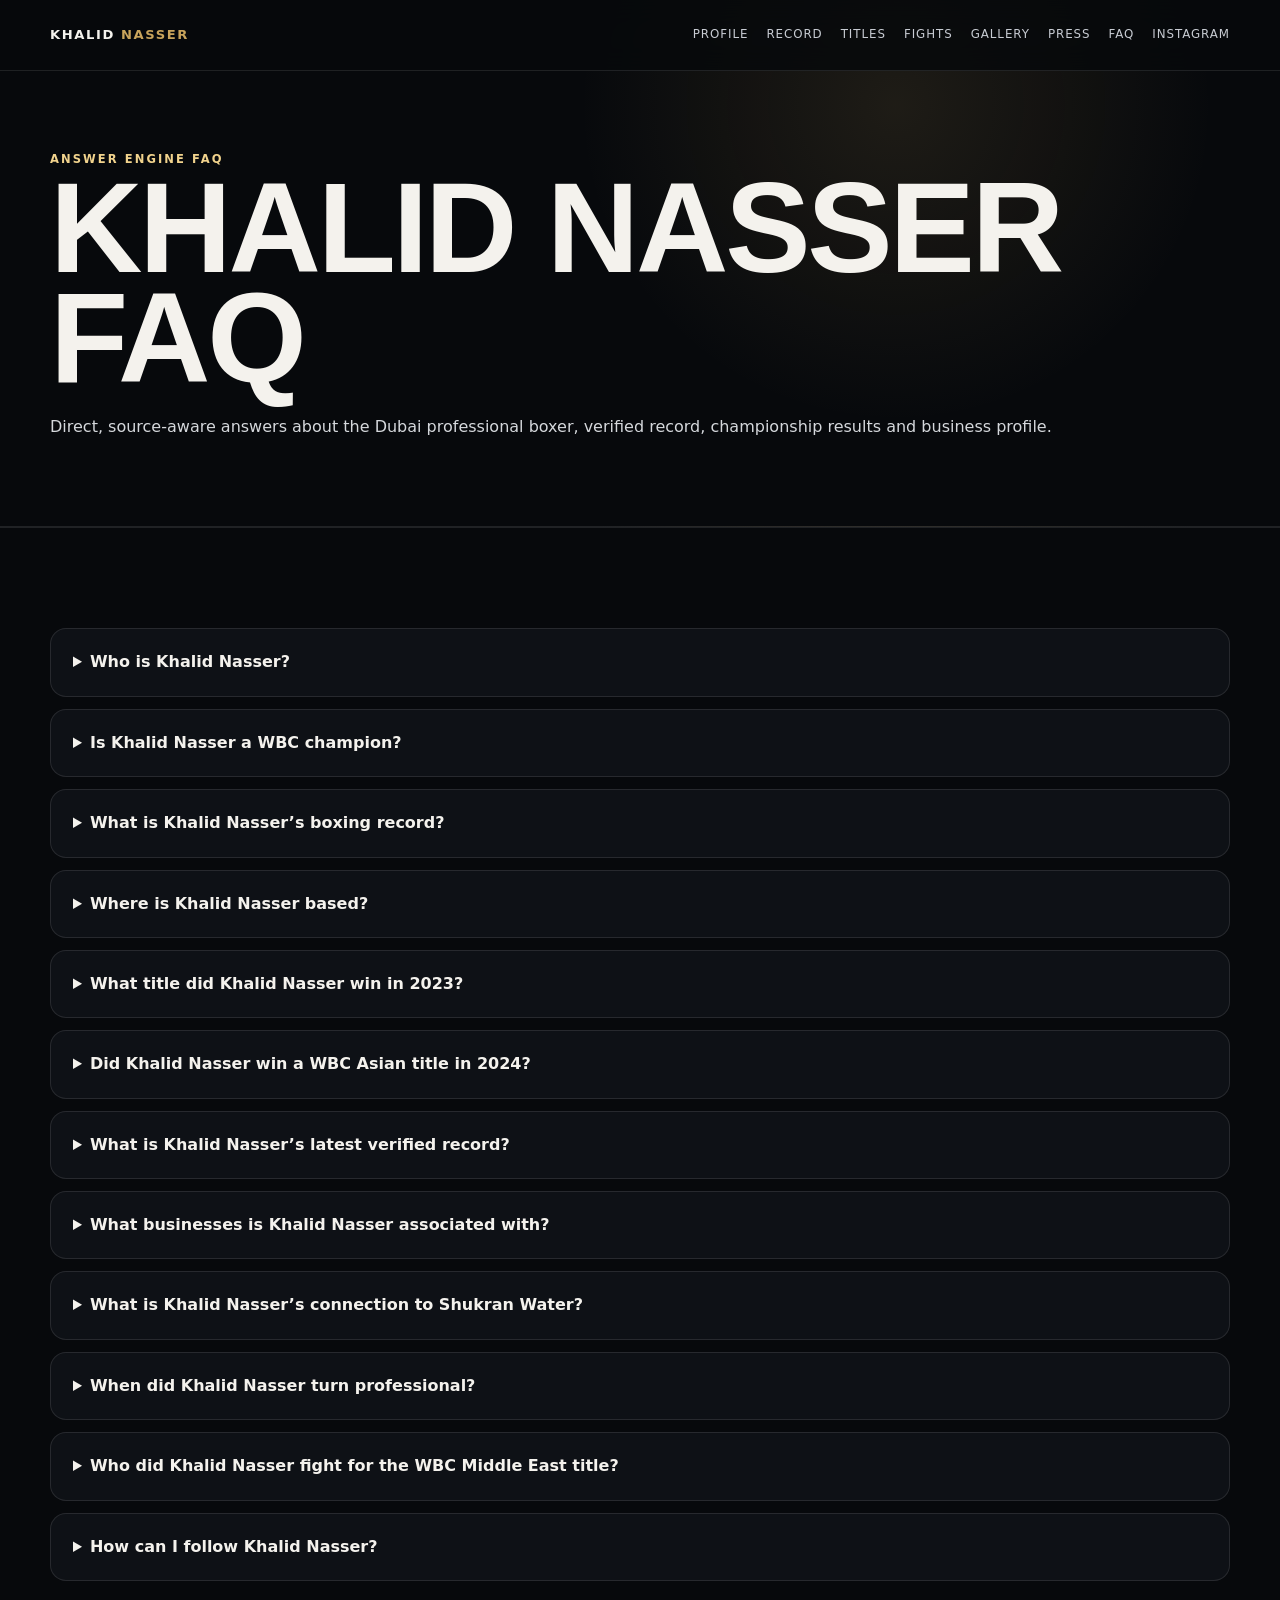
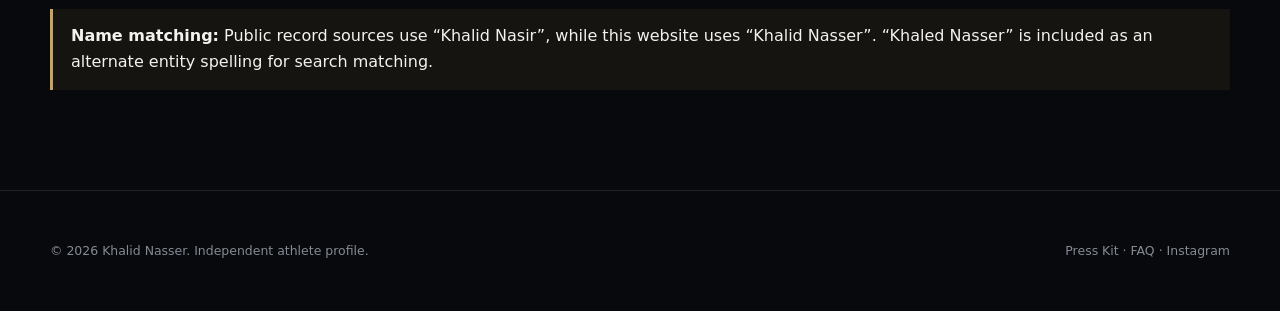
<file: faq/index.html>
<!doctype html><html lang="en-AE"><head><meta charset="utf-8"><meta name="viewport" content="width=device-width, initial-scale=1"><title>Khalid Nasser FAQ | Boxer, Record & Titles</title><meta name="description" content="Answers about Khalid Nasser’s boxing record, WBC titles, Dubai base, career and entrepreneurship."><meta name="robots" content="index,follow,max-image-preview:large"><meta name="referrer" content="strict-origin-when-cross-origin"><meta name="theme-color" content="#07090c"><link rel="canonical" href="https://shalimoosavi.github.io/KhaledNasser/faq/"><link rel="alternate" hreflang="en" href="https://shalimoosavi.github.io/KhaledNasser/faq/"><link rel="alternate" hreflang="en-AE" href="https://shalimoosavi.github.io/KhaledNasser/faq/"><link rel="alternate" hreflang="x-default" href="https://shalimoosavi.github.io/KhaledNasser/faq/"><link rel="icon" href="https://shalimoosavi.github.io/KhaledNasser/assets/icons/favicon.ico"><link rel="icon" type="image/png" sizes="192x192" href="https://shalimoosavi.github.io/KhaledNasser/assets/icons/favicon-192.png"><link rel="apple-touch-icon" href="https://shalimoosavi.github.io/KhaledNasser/assets/icons/apple-touch-icon.png"><link rel="manifest" href="https://shalimoosavi.github.io/KhaledNasser/site.webmanifest"><meta property="og:type" content="profile"><meta property="og:title" content="Khalid Nasser FAQ | Boxer, Record & Titles"><meta property="og:description" content="Answers about Khalid Nasser’s boxing record, WBC titles, Dubai base, career and entrepreneurship."><meta property="og:url" content="https://shalimoosavi.github.io/KhaledNasser/faq/"><meta property="og:image" content="https://shalimoosavi.github.io/KhaledNasser/assets/images/og-khalid-nasser.jpg"><meta property="og:image:width" content="1200"><meta property="og:image:height" content="630"><meta property="og:locale" content="en_AE"><meta name="twitter:card" content="summary_large_image"><meta name="twitter:title" content="Khalid Nasser FAQ | Boxer, Record & Titles"><meta name="twitter:description" content="Answers about Khalid Nasser’s boxing record, WBC titles, Dubai base, career and entrepreneurship."><meta name="twitter:image" content="https://shalimoosavi.github.io/KhaledNasser/assets/images/og-khalid-nasser.jpg"><link rel="stylesheet" href="https://shalimoosavi.github.io/KhaledNasser/assets/css/styles.css"><script type="application/ld+json">{"@context": "https://schema.org", "@graph": [{"@type": ["Person", "Athlete"], "@id": "https://shalimoosavi.github.io/KhaledNasser/#person", "name": "Khalid Nasser", "alternateName": ["Khaled Nasser", "Khalid Nasir", "Khalid Nasser Mehmood Khalid"], "jobTitle": "Professional Boxer and Entrepreneur", "description": "Khalid Nasser is a Dubai-based professional boxer and entrepreneur.", "nationality": {"@type": "Country", "name": "Pakistan"}, "homeLocation": {"@type": "Place", "name": "Dubai, United Arab Emirates"}, "birthPlace": {"@type": "Place", "name": "Dubai, United Arab Emirates"}, "image": "https://shalimoosavi.github.io/KhaledNasser/assets/images/34532.webp", "sameAs": ["https://www.instagram.com/khalid_nasser1/", "https://wbcboxing.com/en/crypto-fight-night-returns-to-dubai-with-a-thrilling-third-edition/", "https://boxrec.com/en/box-pro/956737", "https://www.pakistanboxingcouncil.com/champions/profile.php?id=5", "https://ae.linkedin.com/in/khalid-nasser-75444a114"], "knowsAbout": ["Professional boxing", "Super lightweight boxing", "Sports entrepreneurship"], "award": ["WBC Middle East Super Lightweight Title", "WBC Asian Boxing Council Silver Super Lightweight Title"], "owns": [{"@id": "https://shalimoosavi.github.io/KhaledNasser/#shukran"}]}, {"@type": "Organization", "@id": "https://shalimoosavi.github.io/KhaledNasser/#shukran", "name": "Shukran Water", "sameAs": ["https://www.instagram.com/shukranwaterofficial/"]}, {"@type": "WebPage", "@id": "https://shalimoosavi.github.io/KhaledNasser/faq/#webpage", "url": "https://shalimoosavi.github.io/KhaledNasser/faq/", "name": "Khalid Nasser FAQ", "about": {"@id": "https://shalimoosavi.github.io/KhaledNasser/#person"}}, {"@type": "BreadcrumbList", "itemListElement": [{"@type": "ListItem", "position": 1, "name": "Home", "item": "https://shalimoosavi.github.io/KhaledNasser/"}, {"@type": "ListItem", "position": 2, "name": "FAQ", "item": "https://shalimoosavi.github.io/KhaledNasser/faq/"}]}, {"@type": "FAQPage", "@id": "https://shalimoosavi.github.io/KhaledNasser/faq/#faq", "mainEntity": [{"@type": "Question", "name": "Who is Khalid Nasser?", "acceptedAnswer": {"@type": "Answer", "text": "Khalid Nasser is a Dubai-based professional boxer and entrepreneur. BoxRec lists his birthplace and residence as Dubai, United Arab Emirates, and his nationality as Pakistan. His public record includes regional championship wins and a current professional record listed by the Pakistan Boxing Council as 20 wins, 1 loss and 16 KOs."}}, {"@type": "Question", "name": "Is Khalid Nasser a WBC champion?", "acceptedAnswer": {"@type": "Answer", "text": "Yes. The World Boxing Council reported that Khalid Nasser won the WBC Middle East Super Lightweight Title on 24 November 2023, stopping Ernest Kapinga by TKO in round five in Dubai. BoxRec also records the bout and identifies the WBC Asian Silver Super Light title from his April 2024 bout."}}, {"@type": "Question", "name": "What is Khalid Nasser’s boxing record?", "acceptedAnswer": {"@type": "Answer", "text": "The Pakistan Boxing Council currently lists Khalid Nasir at 20 wins, 1 loss, 0 draws and 16 wins by knockout across 21 bouts. BoxRec shows the same 20–1–0 record and 16 KOs, with a professional career spanning 2020–2026. Record information should always be checked against the current record keeper."}}, {"@type": "Question", "name": "Where is Khalid Nasser based?", "acceptedAnswer": {"@type": "Answer", "text": "Khalid Nasser is based in Dubai, United Arab Emirates. BoxRec lists Dubai as both his residence and birthplace, while the Pakistan Boxing Council profile lists Dubai as his hometown. His professional bouts and championship appearances have frequently taken place in Dubai."}}, {"@type": "Question", "name": "What title did Khalid Nasser win in 2023?", "acceptedAnswer": {"@type": "Answer", "text": "On 24 November 2023, Khalid Nasser defeated Ernest Kapinga by fifth-round TKO at Crypto Fight Night in Dubai. The World Boxing Council reported that the victory secured the WBC Middle East Super Lightweight Title. The bout took place at Yume Theatre at the Ramee Dream Hotel."}}, {"@type": "Question", "name": "Did Khalid Nasser win a WBC Asian title in 2024?", "acceptedAnswer": {"@type": "Answer", "text": "Yes. BoxRec records Khalid Nasser’s 19 April 2024 victory over Aekkawee Kaewmanee at La Perle in Dubai and lists the WBC Asian Silver Super Light title at the bout. A contemporary WBC preview reported that Nasser was preparing for the WBC Silver Asia Super Lightweight title."}}, {"@type": "Question", "name": "What is Khalid Nasser’s latest verified record?", "acceptedAnswer": {"@type": "Answer", "text": "The latest record located in the reviewed sources is 20 wins, 1 loss and 0 draws, with 16 KOs. The Pakistan Boxing Council profile is the current ranking source reviewed, while BoxRec lists 21 bouts and a 2026 career endpoint. The record was last checked for this site on 28 September 2026."}}, {"@type": "Question", "name": "What businesses is Khalid Nasser associated with?", "acceptedAnswer": {"@type": "Answer", "text": "Gulf Today reported in 2022 that Khalid Nasser runs his own water brand, Shukran. His Instagram bio also publicly lists Shukran Water, Aqua Kingdom and SK Boxing Kits. This site treats Shukran as the business independently supported by the reviewed editorial source and does not make stronger ownership claims about the other brands."}}, {"@type": "Question", "name": "What is Khalid Nasser’s connection to Shukran Water?", "acceptedAnswer": {"@type": "Answer", "text": "Gulf Today’s 2022 profile describes Khalid Nasser as both a boxer and entrepreneur and reports that he runs his own water brand called Shukran. His current Instagram bio also links Shukran Water. The site therefore presents Shukran as a verified part of his entrepreneurship story, with the editorial source clearly attributed."}}, {"@type": "Question", "name": "When did Khalid Nasser turn professional?", "acceptedAnswer": {"@type": "Answer", "text": "BoxRec lists Khalid Nasser’s professional debut as 12 September 2020. Its current profile identifies him as a super-lightweight professional boxer with an orthodox stance and records 21 professional bouts. The Pakistan Boxing Council profile also lists 12 September 2020 as his pro debut."}}, {"@type": "Question", "name": "Who did Khalid Nasser fight for the WBC Middle East title?", "acceptedAnswer": {"@type": "Answer", "text": "Khalid Nasser fought Ernest Kapinga at Crypto Fight Night in Dubai on 24 November 2023. The World Boxing Council reported a fifth-round TKO victory for Nasser and confirmed that the win secured the WBC Middle East Super Lightweight Title."}}, {"@type": "Question", "name": "How can I follow Khalid Nasser?", "acceptedAnswer": {"@type": "Answer", "text": "The official social destination supplied for this profile is Instagram at @khalid_nasser1. The website deliberately avoids social-media embeds and third-party tracking. Visitors can use the Instagram link to follow his training, fight, business and personal updates directly from his public account."}}]}]}</script></head><body><a class="skip" href="#main">Skip to content</a><header class="site-header"><div class="container nav"><a class="brand" href="https://shalimoosavi.github.io/KhaledNasser/">KHALID <span>NASSER</span></a><nav class="navlinks" aria-label="Primary"><a href="https://shalimoosavi.github.io/KhaledNasser/#profile">Profile</a><a href="https://shalimoosavi.github.io/KhaledNasser/#record">Record</a><a href="https://shalimoosavi.github.io/KhaledNasser/#achievements">Titles</a><a href="https://shalimoosavi.github.io/KhaledNasser/#fights">Fights</a><a href="https://shalimoosavi.github.io/KhaledNasser/#gallery">Gallery</a><a href="https://shalimoosavi.github.io/KhaledNasser/press/">Press</a><a href="https://shalimoosavi.github.io/KhaledNasser/faq/">FAQ</a><a href="https://www.instagram.com/khalid_nasser1/" target="_blank" rel="me noopener">Instagram</a></nav><button class="menu" data-menu aria-label="Open navigation">☰</button></div></header><main id="main"><section class="page-hero"><div class="container"><div class="label">Answer Engine FAQ</div><h1>Khalid Nasser FAQ</h1><p>Direct, source-aware answers about the Dubai professional boxer, verified record, championship results and business profile.</p></div></section><section class="section"><div class="container"><div class="faq-list"><details class='faq-item'><summary>Who is Khalid Nasser?</summary><div class='faq-answer'><p>Khalid Nasser is a Dubai-based professional boxer and entrepreneur. BoxRec lists his birthplace and residence as Dubai, United Arab Emirates, and his nationality as Pakistan. His public record includes regional championship wins and a current professional record listed by the Pakistan Boxing Council as 20 wins, 1 loss and 16 KOs.</p></div></details><details class='faq-item'><summary>Is Khalid Nasser a WBC champion?</summary><div class='faq-answer'><p>Yes. The World Boxing Council reported that Khalid Nasser won the WBC Middle East Super Lightweight Title on 24 November 2023, stopping Ernest Kapinga by TKO in round five in Dubai. BoxRec also records the bout and identifies the WBC Asian Silver Super Light title from his April 2024 bout.</p></div></details><details class='faq-item'><summary>What is Khalid Nasser’s boxing record?</summary><div class='faq-answer'><p>The Pakistan Boxing Council currently lists Khalid Nasir at 20 wins, 1 loss, 0 draws and 16 wins by knockout across 21 bouts. BoxRec shows the same 20–1–0 record and 16 KOs, with a professional career spanning 2020–2026. Record information should always be checked against the current record keeper.</p></div></details><details class='faq-item'><summary>Where is Khalid Nasser based?</summary><div class='faq-answer'><p>Khalid Nasser is based in Dubai, United Arab Emirates. BoxRec lists Dubai as both his residence and birthplace, while the Pakistan Boxing Council profile lists Dubai as his hometown. His professional bouts and championship appearances have frequently taken place in Dubai.</p></div></details><details class='faq-item'><summary>What title did Khalid Nasser win in 2023?</summary><div class='faq-answer'><p>On 24 November 2023, Khalid Nasser defeated Ernest Kapinga by fifth-round TKO at Crypto Fight Night in Dubai. The World Boxing Council reported that the victory secured the WBC Middle East Super Lightweight Title. The bout took place at Yume Theatre at the Ramee Dream Hotel.</p></div></details><details class='faq-item'><summary>Did Khalid Nasser win a WBC Asian title in 2024?</summary><div class='faq-answer'><p>Yes. BoxRec records Khalid Nasser’s 19 April 2024 victory over Aekkawee Kaewmanee at La Perle in Dubai and lists the WBC Asian Silver Super Light title at the bout. A contemporary WBC preview reported that Nasser was preparing for the WBC Silver Asia Super Lightweight title.</p></div></details><details class='faq-item'><summary>What is Khalid Nasser’s latest verified record?</summary><div class='faq-answer'><p>The latest record located in the reviewed sources is 20 wins, 1 loss and 0 draws, with 16 KOs. The Pakistan Boxing Council profile is the current ranking source reviewed, while BoxRec lists 21 bouts and a 2026 career endpoint. The record was last checked for this site on 28 September 2026.</p></div></details><details class='faq-item'><summary>What businesses is Khalid Nasser associated with?</summary><div class='faq-answer'><p>Gulf Today reported in 2022 that Khalid Nasser runs his own water brand, Shukran. His Instagram bio also publicly lists Shukran Water, Aqua Kingdom and SK Boxing Kits. This site treats Shukran as the business independently supported by the reviewed editorial source and does not make stronger ownership claims about the other brands.</p></div></details><details class='faq-item'><summary>What is Khalid Nasser’s connection to Shukran Water?</summary><div class='faq-answer'><p>Gulf Today’s 2022 profile describes Khalid Nasser as both a boxer and entrepreneur and reports that he runs his own water brand called Shukran. His current Instagram bio also links Shukran Water. The site therefore presents Shukran as a verified part of his entrepreneurship story, with the editorial source clearly attributed.</p></div></details><details class='faq-item'><summary>When did Khalid Nasser turn professional?</summary><div class='faq-answer'><p>BoxRec lists Khalid Nasser’s professional debut as 12 September 2020. Its current profile identifies him as a super-lightweight professional boxer with an orthodox stance and records 21 professional bouts. The Pakistan Boxing Council profile also lists 12 September 2020 as his pro debut.</p></div></details><details class='faq-item'><summary>Who did Khalid Nasser fight for the WBC Middle East title?</summary><div class='faq-answer'><p>Khalid Nasser fought Ernest Kapinga at Crypto Fight Night in Dubai on 24 November 2023. The World Boxing Council reported a fifth-round TKO victory for Nasser and confirmed that the win secured the WBC Middle East Super Lightweight Title.</p></div></details><details class='faq-item'><summary>How can I follow Khalid Nasser?</summary><div class='faq-answer'><p>The official social destination supplied for this profile is Instagram at @khalid_nasser1. The website deliberately avoids social-media embeds and third-party tracking. Visitors can use the Instagram link to follow his training, fight, business and personal updates directly from his public account.</p></div></details></div><div class="notice" style="margin-top:28px"><strong>Name matching:</strong> Public record sources use “Khalid Nasir”, while this website uses “Khalid Nasser”. “Khaled Nasser” is included as an alternate entity spelling for search matching.</div></div></section></main><footer class="footer"><div class="container footer-row"><div>© 2026 Khalid Nasser. Independent athlete profile.</div><div><a href="https://shalimoosavi.github.io/KhaledNasser/press/">Press Kit</a> · <a href="https://shalimoosavi.github.io/KhaledNasser/faq/">FAQ</a> · <a href="https://www.instagram.com/khalid_nasser1/" target="_blank" rel="me noopener">Instagram</a></div></div></footer><script src="../assets/js/main.js" defer></script></body></html>
</file>
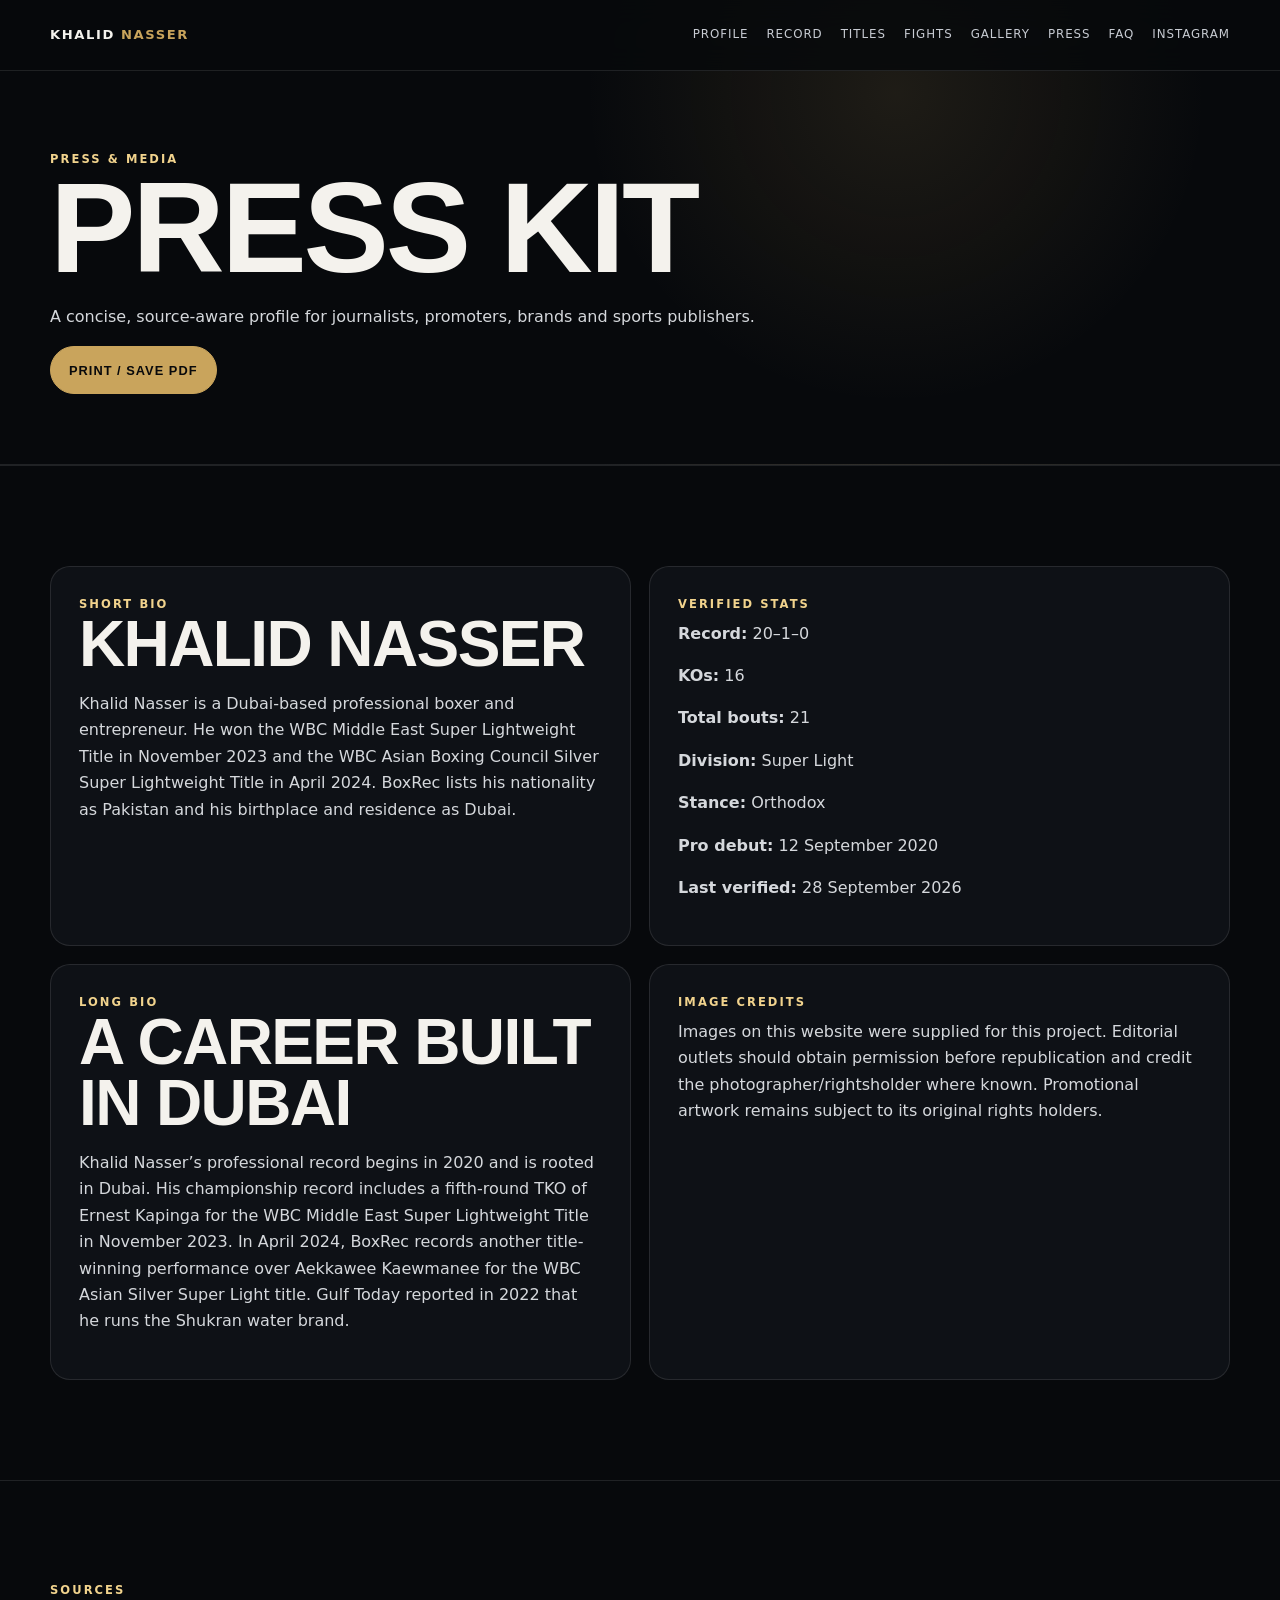
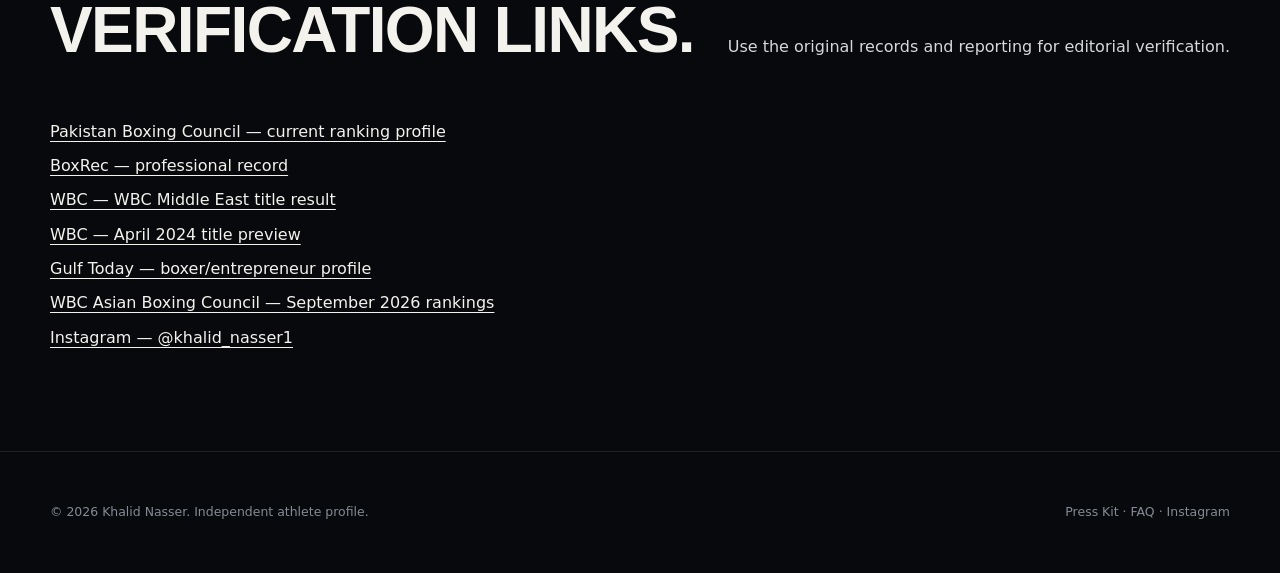
<file: press/index.html>
<!doctype html><html lang="en-AE"><head><meta charset="utf-8"><meta name="viewport" content="width=device-width, initial-scale=1"><title>Khalid Nasser Press Kit | Verified Athlete Profile</title><meta name="description" content="Print-friendly press kit for Khalid Nasser with verified record, titles, biography and source links."><meta name="robots" content="index,follow,max-image-preview:large"><meta name="referrer" content="strict-origin-when-cross-origin"><meta name="theme-color" content="#07090c"><link rel="canonical" href="https://shalimoosavi.github.io/KhaledNasser/press/"><link rel="alternate" hreflang="en" href="https://shalimoosavi.github.io/KhaledNasser/press/"><link rel="alternate" hreflang="en-AE" href="https://shalimoosavi.github.io/KhaledNasser/press/"><link rel="alternate" hreflang="x-default" href="https://shalimoosavi.github.io/KhaledNasser/press/"><link rel="icon" href="https://shalimoosavi.github.io/KhaledNasser/assets/icons/favicon.ico"><link rel="icon" type="image/png" sizes="192x192" href="https://shalimoosavi.github.io/KhaledNasser/assets/icons/favicon-192.png"><link rel="apple-touch-icon" href="https://shalimoosavi.github.io/KhaledNasser/assets/icons/apple-touch-icon.png"><link rel="manifest" href="https://shalimoosavi.github.io/KhaledNasser/site.webmanifest"><meta property="og:type" content="profile"><meta property="og:title" content="Khalid Nasser Press Kit | Verified Athlete Profile"><meta property="og:description" content="Print-friendly press kit for Khalid Nasser with verified record, titles, biography and source links."><meta property="og:url" content="https://shalimoosavi.github.io/KhaledNasser/press/"><meta property="og:image" content="https://shalimoosavi.github.io/KhaledNasser/assets/images/og-khalid-nasser.jpg"><meta property="og:image:width" content="1200"><meta property="og:image:height" content="630"><meta property="og:locale" content="en_AE"><meta name="twitter:card" content="summary_large_image"><meta name="twitter:title" content="Khalid Nasser Press Kit | Verified Athlete Profile"><meta name="twitter:description" content="Print-friendly press kit for Khalid Nasser with verified record, titles, biography and source links."><meta name="twitter:image" content="https://shalimoosavi.github.io/KhaledNasser/assets/images/og-khalid-nasser.jpg"><link rel="stylesheet" href="https://shalimoosavi.github.io/KhaledNasser/assets/css/styles.css"><script type="application/ld+json">{"@context": "https://schema.org", "@graph": [{"@type": ["Person", "Athlete"], "@id": "https://shalimoosavi.github.io/KhaledNasser/#person", "name": "Khalid Nasser", "alternateName": ["Khaled Nasser", "Khalid Nasir", "Khalid Nasser Mehmood Khalid"], "jobTitle": "Professional Boxer and Entrepreneur", "description": "Khalid Nasser is a Dubai-based professional boxer and entrepreneur.", "nationality": {"@type": "Country", "name": "Pakistan"}, "homeLocation": {"@type": "Place", "name": "Dubai, United Arab Emirates"}, "birthPlace": {"@type": "Place", "name": "Dubai, United Arab Emirates"}, "image": "https://shalimoosavi.github.io/KhaledNasser/assets/images/34532.webp", "sameAs": ["https://www.instagram.com/khalid_nasser1/", "https://wbcboxing.com/en/crypto-fight-night-returns-to-dubai-with-a-thrilling-third-edition/", "https://boxrec.com/en/box-pro/956737", "https://www.pakistanboxingcouncil.com/champions/profile.php?id=5", "https://ae.linkedin.com/in/khalid-nasser-75444a114"], "knowsAbout": ["Professional boxing", "Super lightweight boxing", "Sports entrepreneurship"], "award": ["WBC Middle East Super Lightweight Title", "WBC Asian Boxing Council Silver Super Lightweight Title"], "owns": [{"@id": "https://shalimoosavi.github.io/KhaledNasser/#shukran"}]}, {"@type": "Organization", "@id": "https://shalimoosavi.github.io/KhaledNasser/#shukran", "name": "Shukran Water", "sameAs": ["https://www.instagram.com/shukranwaterofficial/"]}, {"@type": "WebPage", "@id": "https://shalimoosavi.github.io/KhaledNasser/press/#webpage", "url": "https://shalimoosavi.github.io/KhaledNasser/press/", "name": "Khalid Nasser Press Kit", "about": {"@id": "https://shalimoosavi.github.io/KhaledNasser/#person"}}, {"@type": "BreadcrumbList", "itemListElement": [{"@type": "ListItem", "position": 1, "name": "Home", "item": "https://shalimoosavi.github.io/KhaledNasser/"}, {"@type": "ListItem", "position": 2, "name": "Press", "item": "https://shalimoosavi.github.io/KhaledNasser/press/"}]}, {"@type": "ProfilePage", "@id": "https://shalimoosavi.github.io/KhaledNasser/press/#profile", "url": "https://shalimoosavi.github.io/KhaledNasser/press/", "mainEntity": {"@id": "https://shalimoosavi.github.io/KhaledNasser/#person"}}]}</script></head><body><a class="skip" href="#main">Skip to content</a><header class="site-header"><div class="container nav"><a class="brand" href="https://shalimoosavi.github.io/KhaledNasser/">KHALID <span>NASSER</span></a><nav class="navlinks" aria-label="Primary"><a href="https://shalimoosavi.github.io/KhaledNasser/#profile">Profile</a><a href="https://shalimoosavi.github.io/KhaledNasser/#record">Record</a><a href="https://shalimoosavi.github.io/KhaledNasser/#achievements">Titles</a><a href="https://shalimoosavi.github.io/KhaledNasser/#fights">Fights</a><a href="https://shalimoosavi.github.io/KhaledNasser/#gallery">Gallery</a><a href="https://shalimoosavi.github.io/KhaledNasser/press/">Press</a><a href="https://shalimoosavi.github.io/KhaledNasser/faq/">FAQ</a><a href="https://www.instagram.com/khalid_nasser1/" target="_blank" rel="me noopener">Instagram</a></nav><button class="menu" data-menu aria-label="Open navigation">☰</button></div></header><main id="main"><section class="page-hero"><div class="container"><div class="label">Press & media</div><h1>Press Kit</h1><p>A concise, source-aware profile for journalists, promoters, brands and sports publishers.</p><button class="btn btn-primary" onclick="window.print()">Print / Save PDF</button></div></section><section class="section"><div class="container press-grid"><article class="press-card"><div class="label">Short bio</div><h2>Khalid Nasser</h2><p>Khalid Nasser is a Dubai-based professional boxer and entrepreneur. He won the WBC Middle East Super Lightweight Title in November 2023 and the WBC Asian Boxing Council Silver Super Lightweight Title in April 2024. BoxRec lists his nationality as Pakistan and his birthplace and residence as Dubai.</p></article><article class="press-card"><div class="label">Verified stats</div><p><strong>Record:</strong> 20–1–0</p><p><strong>KOs:</strong> 16</p><p><strong>Total bouts:</strong> 21</p><p><strong>Division:</strong> Super Light</p><p><strong>Stance:</strong> Orthodox</p><p><strong>Pro debut:</strong> 12 September 2020</p><p><strong>Last verified:</strong> 28 September 2026</p></article><article class="press-card"><div class="label">Long bio</div><h2>A career built in Dubai</h2><p>Khalid Nasser’s professional record begins in 2020 and is rooted in Dubai. His championship record includes a fifth-round TKO of Ernest Kapinga for the WBC Middle East Super Lightweight Title in November 2023. In April 2024, BoxRec records another title-winning performance over Aekkawee Kaewmanee for the WBC Asian Silver Super Light title. Gulf Today reported in 2022 that he runs the Shukran water brand.</p></article><article class="press-card"><div class="label">Image credits</div><p>Images on this website were supplied for this project. Editorial outlets should obtain permission before republication and credit the photographer/rightsholder where known. Promotional artwork remains subject to its original rights holders.</p></article></div></section><section class="section"><div class="container"><div class="section-head"><div><div class="label">Sources</div><h2>Verification links.</h2></div><p>Use the original records and reporting for editorial verification.</p></div><div class="source-list"><a href="https://www.pakistanboxingcouncil.com/champions/profile.php?id=5" target="_blank" rel="noopener">Pakistan Boxing Council — current ranking profile</a><a href="https://boxrec.com/en/box-pro/956737" target="_blank" rel="noopener">BoxRec — professional record</a><a href="https://wbcboxing.com/en/crypto-fight-night-returns-to-dubai-with-a-thrilling-third-edition/" target="_blank" rel="noopener">WBC — WBC Middle East title result</a><a href="https://wbcboxing.com/en/khalid-nasser-ready-to-battle-for-wbc-silver-asia-title-at-crypto-fight-night-in-dubai/" target="_blank" rel="noopener">WBC — April 2024 title preview</a><a href="https://www.gulftoday.ae/Business/2022/08/25/How-boxer-entrepreneur-Khalid-Nasser-turned-around-his-life-like-a-champion" target="_blank" rel="noopener">Gulf Today — boxer/entrepreneur profile</a><a href="https://www.asianboxingcouncil.com/male_ranking/" target="_blank" rel="noopener">WBC Asian Boxing Council — September 2026 rankings</a><a href="https://www.instagram.com/khalid_nasser1/" target="_blank" rel="me noopener">Instagram — @khalid_nasser1</a></div></div></section></main><footer class="footer"><div class="container footer-row"><div>© 2026 Khalid Nasser. Independent athlete profile.</div><div><a href="https://shalimoosavi.github.io/KhaledNasser/press/">Press Kit</a> · <a href="https://shalimoosavi.github.io/KhaledNasser/faq/">FAQ</a> · <a href="https://www.instagram.com/khalid_nasser1/" target="_blank" rel="me noopener">Instagram</a></div></div></footer></body></html>
</file>
